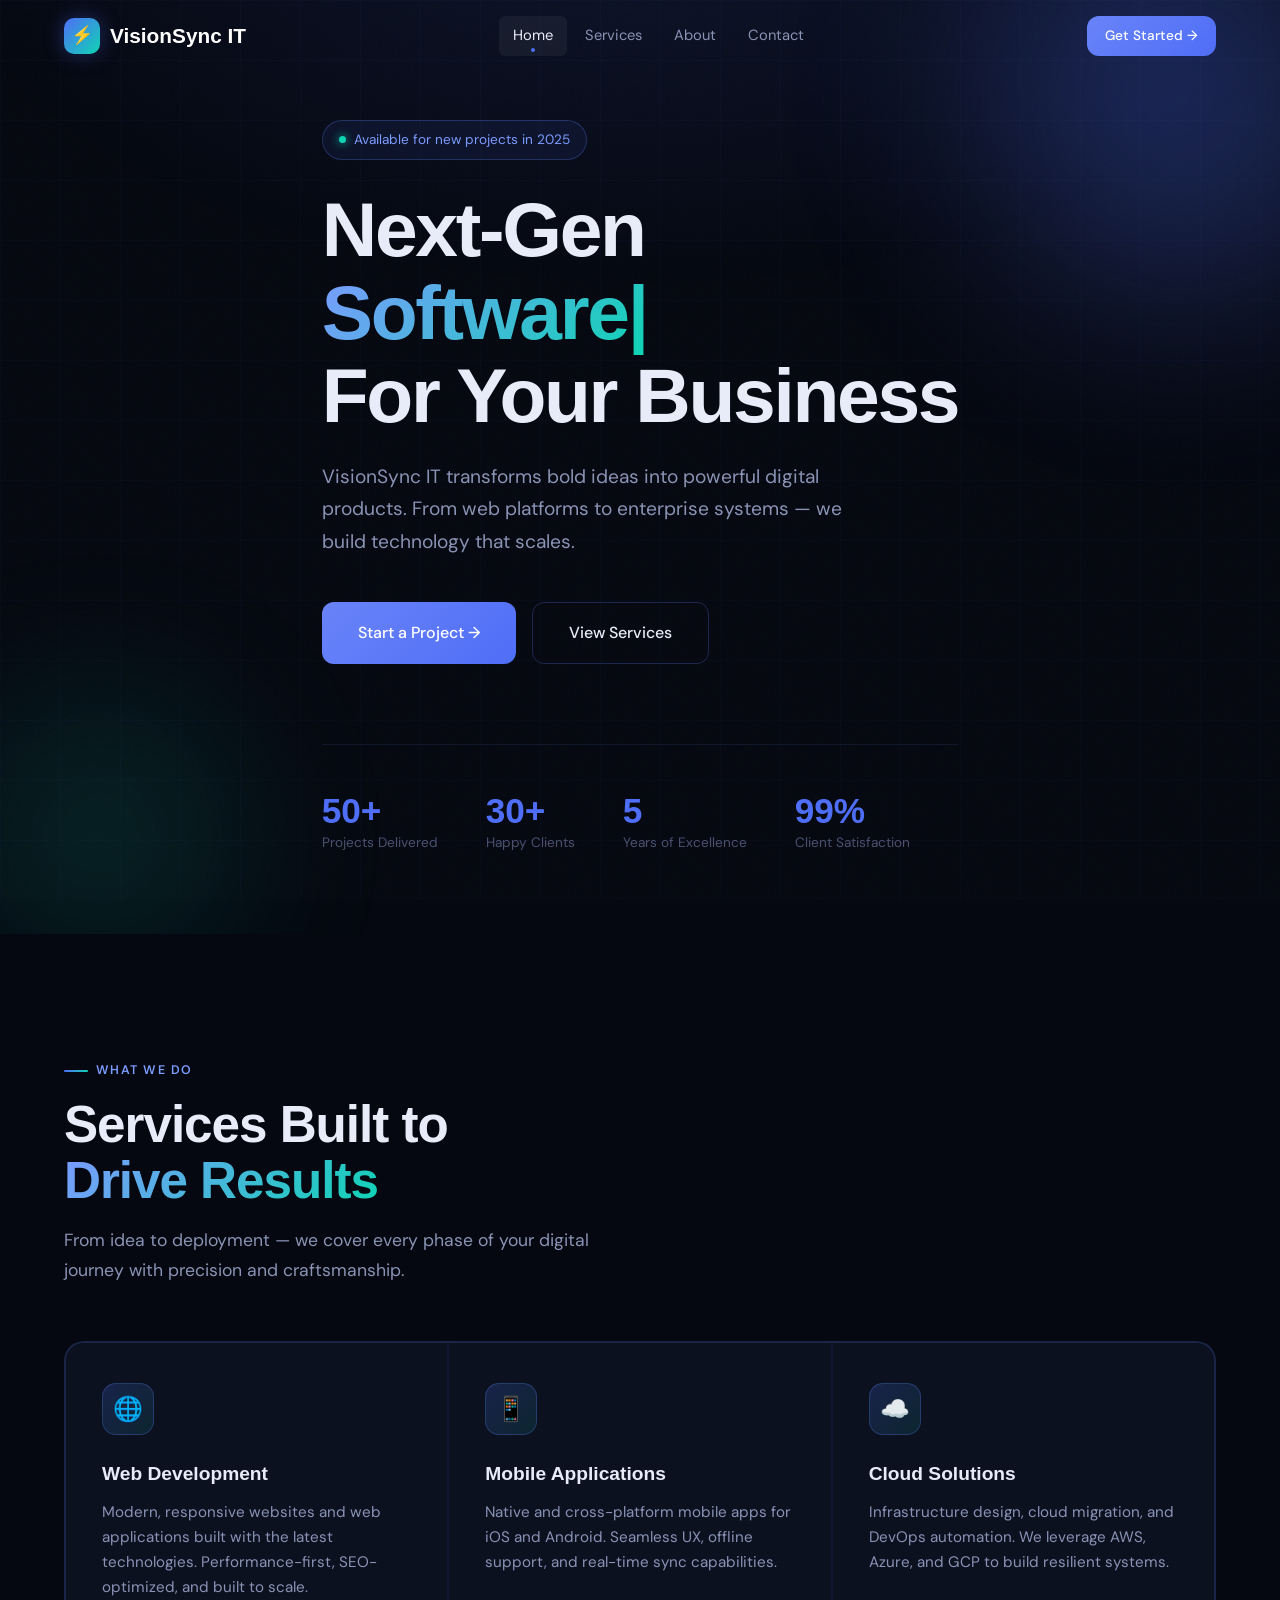
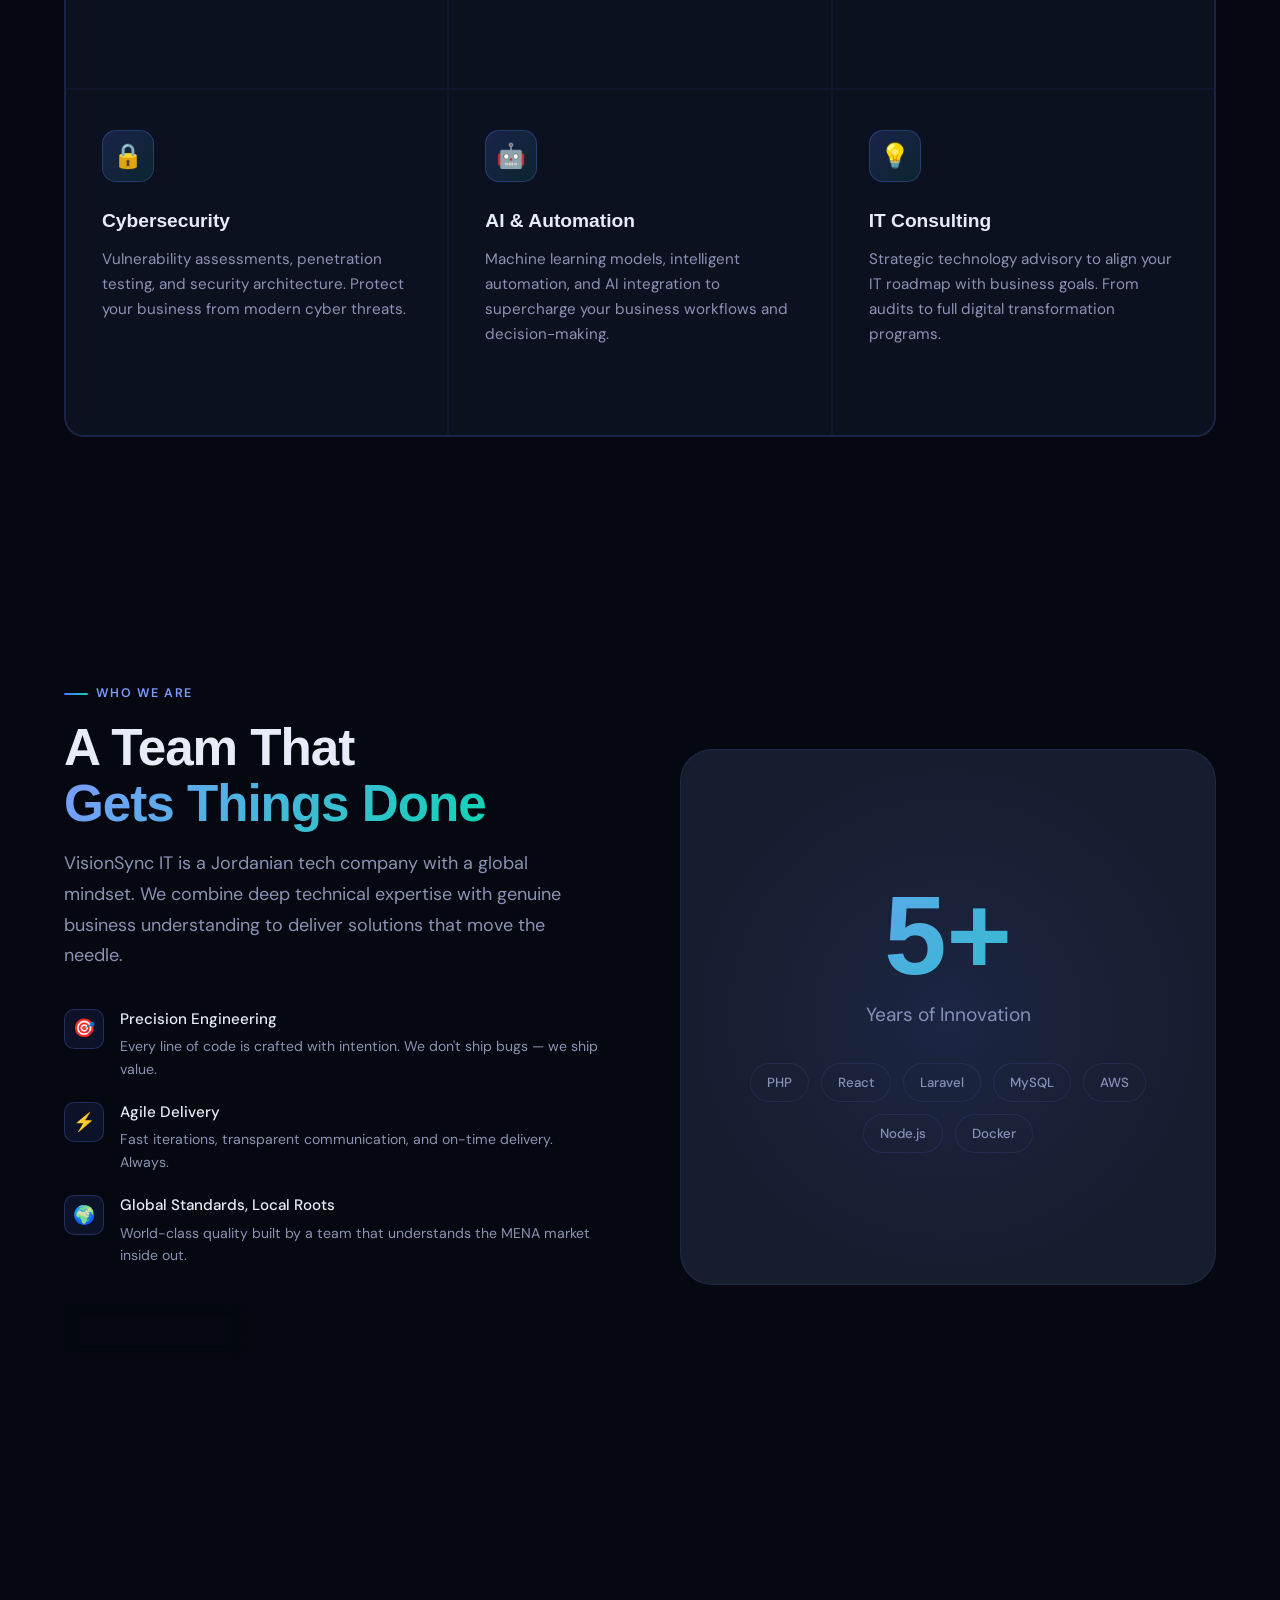
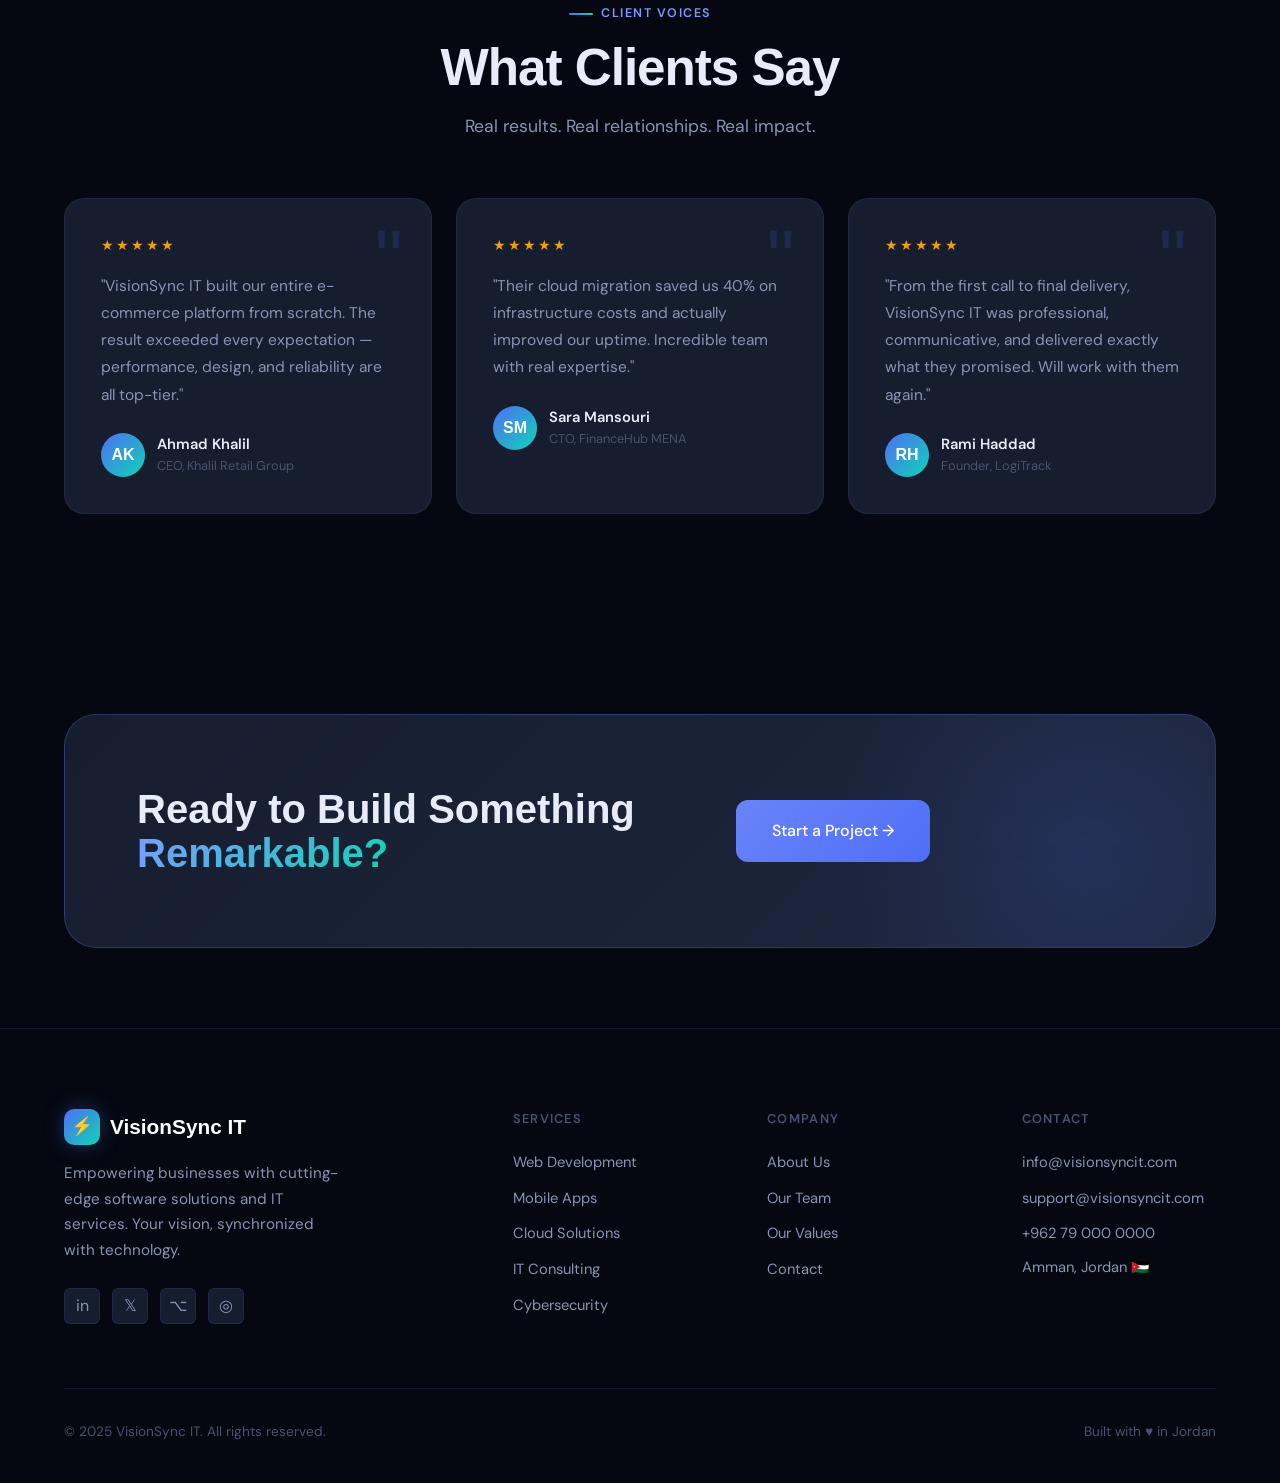
<file: index.html>
<!DOCTYPE html>
<html lang="en">
<head>
  <meta charset="UTF-8" />
  <meta name="viewport" content="width=device-width, initial-scale=1.0" />
  <title>VisionSync IT — Software & Technology Solutions</title>
  <meta name="description" content="VisionSync IT delivers world-class software development, cloud solutions, and IT services. Turn your vision into reality." />
  <link rel="icon" href="data:image/svg+xml,<svg xmlns='http://www.w3.org/2000/svg' viewBox='0 0 100 100'><text y='.9em' font-size='90'>⚡</text></svg>" />
  <link rel="stylesheet" href="css/style.css" />
</head>
<body>

  <div id="nav-placeholder"></div>

  <!-- ── HERO ────────────────────────────────────────────── -->
  <section class="hero">
    <div class="hero__orb hero__orb--1"></div>
    <div class="hero__orb hero__orb--2"></div>
    <div class="container relative">
      <div class="hero__content">
        <div class="hero__badge">
          <span class="hero__badge-dot"></span>
          Available for new projects in 2025
        </div>
        <h1 class="h1">
          Next-Gen<br>
          <span class="gradient-text"><span id="typed-text">Software Solutions</span></span><br>
          For Your Business
        </h1>
        <p class="hero__subtitle">
          VisionSync IT transforms bold ideas into powerful digital products. 
          From web platforms to enterprise systems — we build technology that scales.
        </p>
        <div class="hero__actions">
          <a href="contact.html" class="btn btn-primary btn-lg">Start a Project →</a>
          <a href="services.html" class="btn btn-secondary btn-lg">View Services</a>
        </div>
        <div class="hero__stats">
          <div>
            <div class="hero__stat-num"><span data-count="50" data-suffix="+">0+</span></div>
            <div class="hero__stat-label">Projects Delivered</div>
          </div>
          <div>
            <div class="hero__stat-num"><span data-count="30" data-suffix="+">0+</span></div>
            <div class="hero__stat-label">Happy Clients</div>
          </div>
          <div>
            <div class="hero__stat-num"><span data-count="5" data-suffix="">0</span></div>
            <div class="hero__stat-label">Years of Excellence</div>
          </div>
          <div>
            <div class="hero__stat-num"><span data-count="99" data-suffix="%">0%</span></div>
            <div class="hero__stat-label">Client Satisfaction</div>
          </div>
        </div>
      </div>
    </div>
  </section>

  <!-- ── SERVICES OVERVIEW ────────────────────────────────── -->
  <section class="services">
    <div class="container relative">
      <div class="animate-on-scroll">
        <span class="section-label">What We Do</span>
        <h2 class="h2 section-title">Services Built to<br><span class="gradient-text">Drive Results</span></h2>
        <p class="section-desc">From idea to deployment — we cover every phase of your digital journey with precision and craftsmanship.</p>
      </div>
      <div class="services-grid animate-on-scroll">
        <div class="service-card">
          <div class="service-card__icon">🌐</div>
          <h3 class="service-card__title">Web Development</h3>
          <p class="service-card__desc">Modern, responsive websites and web applications built with the latest technologies. Performance-first, SEO-optimized, and built to scale.</p>
          <a href="services.html" class="service-card__arrow">Learn more →</a>
        </div>
        <div class="service-card">
          <div class="service-card__icon">📱</div>
          <h3 class="service-card__title">Mobile Applications</h3>
          <p class="service-card__desc">Native and cross-platform mobile apps for iOS and Android. Seamless UX, offline support, and real-time sync capabilities.</p>
          <a href="services.html" class="service-card__arrow">Learn more →</a>
        </div>
        <div class="service-card">
          <div class="service-card__icon">☁️</div>
          <h3 class="service-card__title">Cloud Solutions</h3>
          <p class="service-card__desc">Infrastructure design, cloud migration, and DevOps automation. We leverage AWS, Azure, and GCP to build resilient systems.</p>
          <a href="services.html" class="service-card__arrow">Learn more →</a>
        </div>
        <div class="service-card">
          <div class="service-card__icon">🔒</div>
          <h3 class="service-card__title">Cybersecurity</h3>
          <p class="service-card__desc">Vulnerability assessments, penetration testing, and security architecture. Protect your business from modern cyber threats.</p>
          <a href="services.html" class="service-card__arrow">Learn more →</a>
        </div>
        <div class="service-card">
          <div class="service-card__icon">🤖</div>
          <h3 class="service-card__title">AI & Automation</h3>
          <p class="service-card__desc">Machine learning models, intelligent automation, and AI integration to supercharge your business workflows and decision-making.</p>
          <a href="services.html" class="service-card__arrow">Learn more →</a>
        </div>
        <div class="service-card">
          <div class="service-card__icon">💡</div>
          <h3 class="service-card__title">IT Consulting</h3>
          <p class="service-card__desc">Strategic technology advisory to align your IT roadmap with business goals. From audits to full digital transformation programs.</p>
          <a href="services.html" class="service-card__arrow">Learn more →</a>
        </div>
      </div>
    </div>
  </section>

  <!-- ── ABOUT SLICE ───────────────────────────────────────── -->
  <section class="about-slice">
    <div class="container relative">
      <div class="about-slice__inner">
        <div class="animate-on-scroll">
          <span class="section-label">Who We Are</span>
          <h2 class="h2 section-title">A Team That<br><span class="gradient-text">Gets Things Done</span></h2>
          <p class="body-lg" style="margin-bottom:32px">
            VisionSync IT is a Jordanian tech company with a global mindset. We combine 
            deep technical expertise with genuine business understanding to deliver solutions 
            that move the needle.
          </p>
          <div class="feature-list">
            <div class="feature-item">
              <div class="feature-item__icon">🎯</div>
              <div>
                <div class="feature-item__title">Precision Engineering</div>
                <div class="feature-item__desc">Every line of code is crafted with intention. We don't ship bugs — we ship value.</div>
              </div>
            </div>
            <div class="feature-item">
              <div class="feature-item__icon">⚡</div>
              <div>
                <div class="feature-item__title">Agile Delivery</div>
                <div class="feature-item__desc">Fast iterations, transparent communication, and on-time delivery. Always.</div>
              </div>
            </div>
            <div class="feature-item">
              <div class="feature-item__icon">🌍</div>
              <div>
                <div class="feature-item__title">Global Standards, Local Roots</div>
                <div class="feature-item__desc">World-class quality built by a team that understands the MENA market inside out.</div>
              </div>
            </div>
          </div>
          <a href="about.html" class="btn btn-secondary" style="margin-top:36px">Meet the Team →</a>
        </div>
        <div class="animate-on-scroll">
          <div class="about-slice__visual animate-float">
            <div class="about-slice__glow"></div>
            <div class="about-slice__visual-inner">
              <div class="about-slice__big-num">5+</div>
              <div class="about-slice__visual-label" style="font-size:1.2rem;color:var(--text2)">Years of Innovation</div>
              <div class="tech-strip" style="margin-top:32px;justify-content:center">
                <span class="tech-badge">PHP</span>
                <span class="tech-badge">React</span>
                <span class="tech-badge">Laravel</span>
                <span class="tech-badge">MySQL</span>
                <span class="tech-badge">AWS</span>
                <span class="tech-badge">Node.js</span>
                <span class="tech-badge">Docker</span>
              </div>
            </div>
          </div>
        </div>
      </div>
    </div>
  </section>

  <!-- ── TESTIMONIALS ──────────────────────────────────────── -->
  <section class="testimonials">
    <div class="container relative">
      <div class="animate-on-scroll" style="text-align:center;margin-bottom:0">
        <span class="section-label">Client Voices</span>
        <h2 class="h2 section-title">What Clients Say</h2>
        <p class="section-desc" style="margin:0 auto 56px">Real results. Real relationships. Real impact.</p>
      </div>
      <div class="testimonials-grid">
        <div class="testimonial-card animate-on-scroll">
          <div class="stars">★★★★★</div>
          <p class="testimonial-text">"VisionSync IT built our entire e-commerce platform from scratch. The result exceeded every expectation — performance, design, and reliability are all top-tier."</p>
          <div class="testimonial-author">
            <div class="testimonial-avatar">AK</div>
            <div>
              <div class="testimonial-name">Ahmad Khalil</div>
              <div class="testimonial-role">CEO, Khalil Retail Group</div>
            </div>
          </div>
        </div>
        <div class="testimonial-card animate-on-scroll">
          <div class="stars">★★★★★</div>
          <p class="testimonial-text">"Their cloud migration saved us 40% on infrastructure costs and actually improved our uptime. Incredible team with real expertise."</p>
          <div class="testimonial-author">
            <div class="testimonial-avatar">SM</div>
            <div>
              <div class="testimonial-name">Sara Mansouri</div>
              <div class="testimonial-role">CTO, FinanceHub MENA</div>
            </div>
          </div>
        </div>
        <div class="testimonial-card animate-on-scroll">
          <div class="stars">★★★★★</div>
          <p class="testimonial-text">"From the first call to final delivery, VisionSync IT was professional, communicative, and delivered exactly what they promised. Will work with them again."</p>
          <div class="testimonial-author">
            <div class="testimonial-avatar">RH</div>
            <div>
              <div class="testimonial-name">Rami Haddad</div>
              <div class="testimonial-role">Founder, LogiTrack</div>
            </div>
          </div>
        </div>
      </div>
    </div>
  </section>

  <!-- ── CTA BANNER ────────────────────────────────────────── -->
  <section class="cta-banner">
    <div class="container relative">
      <div class="cta-banner__inner animate-on-scroll">
        <h2 class="cta-banner__title">Ready to Build Something <span class="gradient-text">Remarkable?</span></h2>
        <div class="cta-banner__actions">
          <a href="contact.html" class="btn btn-primary btn-lg">Start a Project →</a>
          <a href="services.html" class="btn btn-secondary btn-lg">Explore Services</a>
        </div>
      </div>
    </div>
  </section>

  <div id="footer-placeholder"></div>

  <script src="js/components.js"></script>
  <script src="js/main.js"></script>
</body>
</html>
</file>
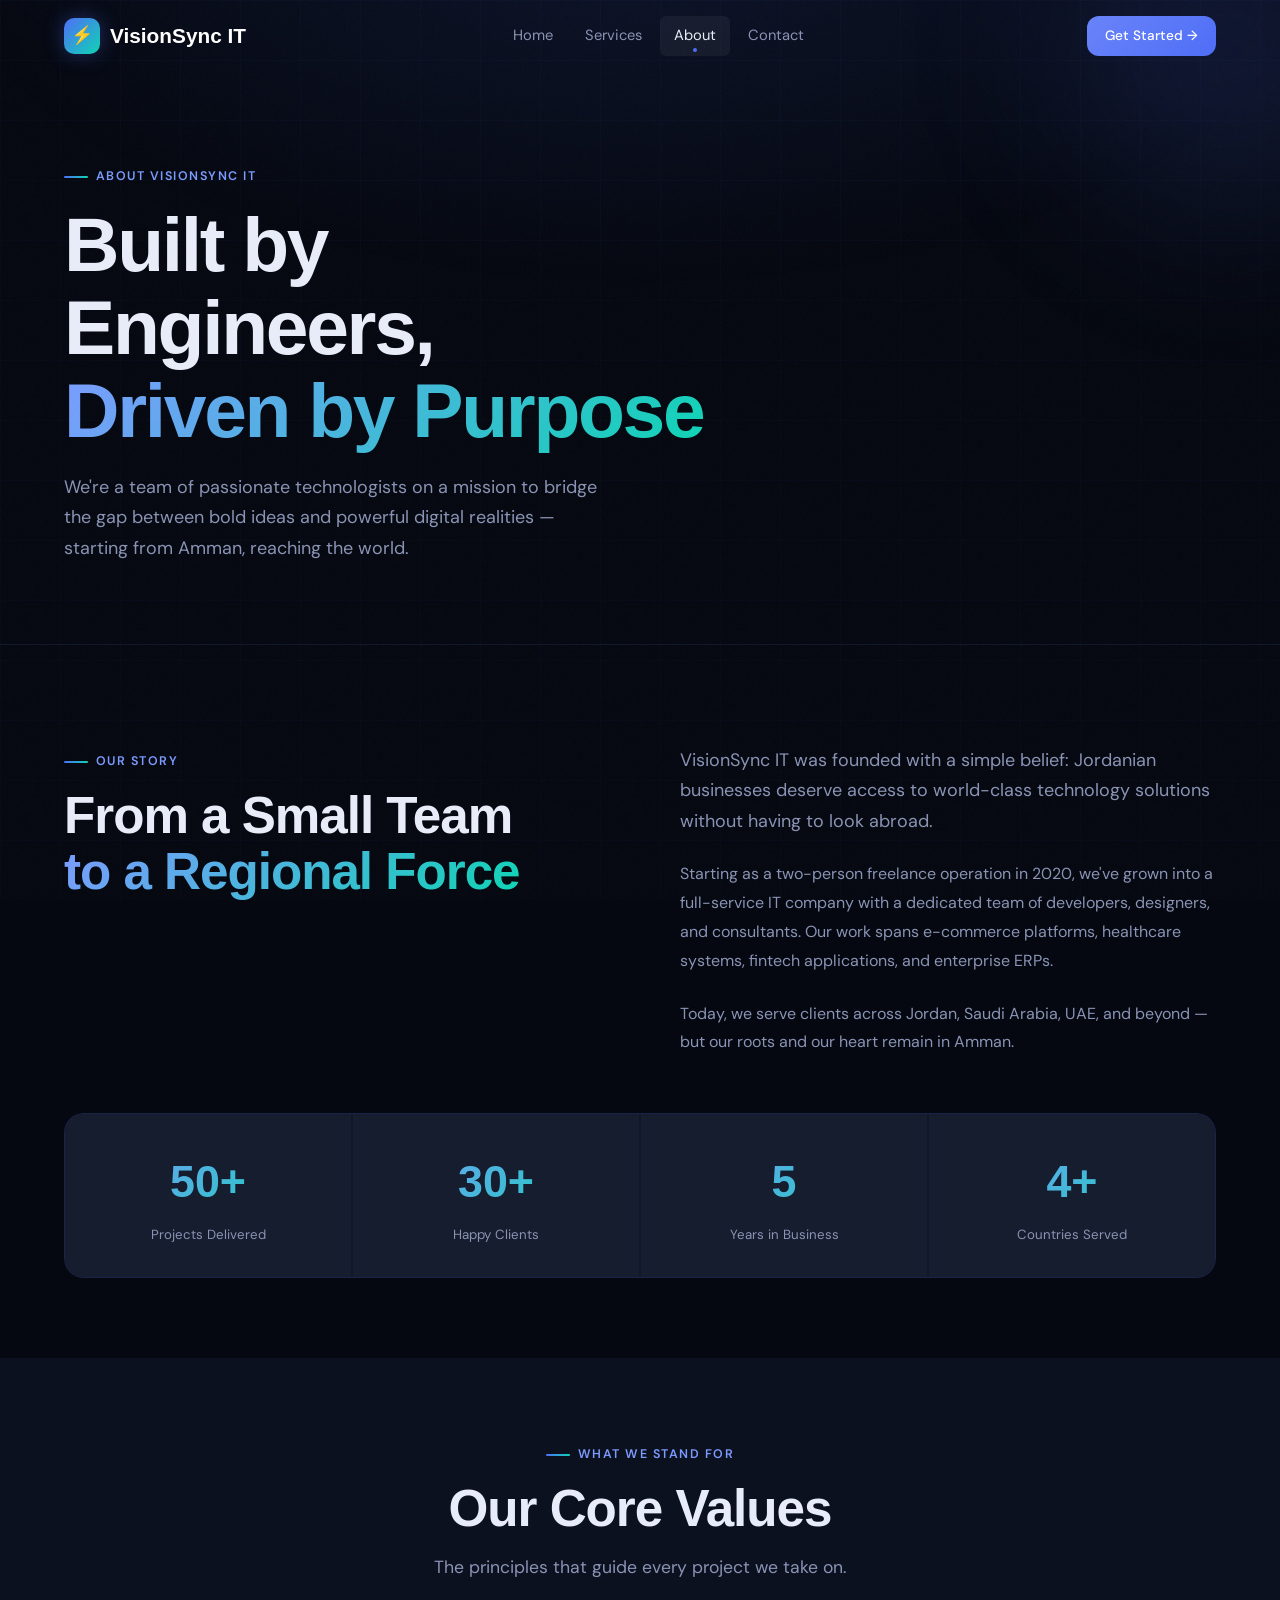
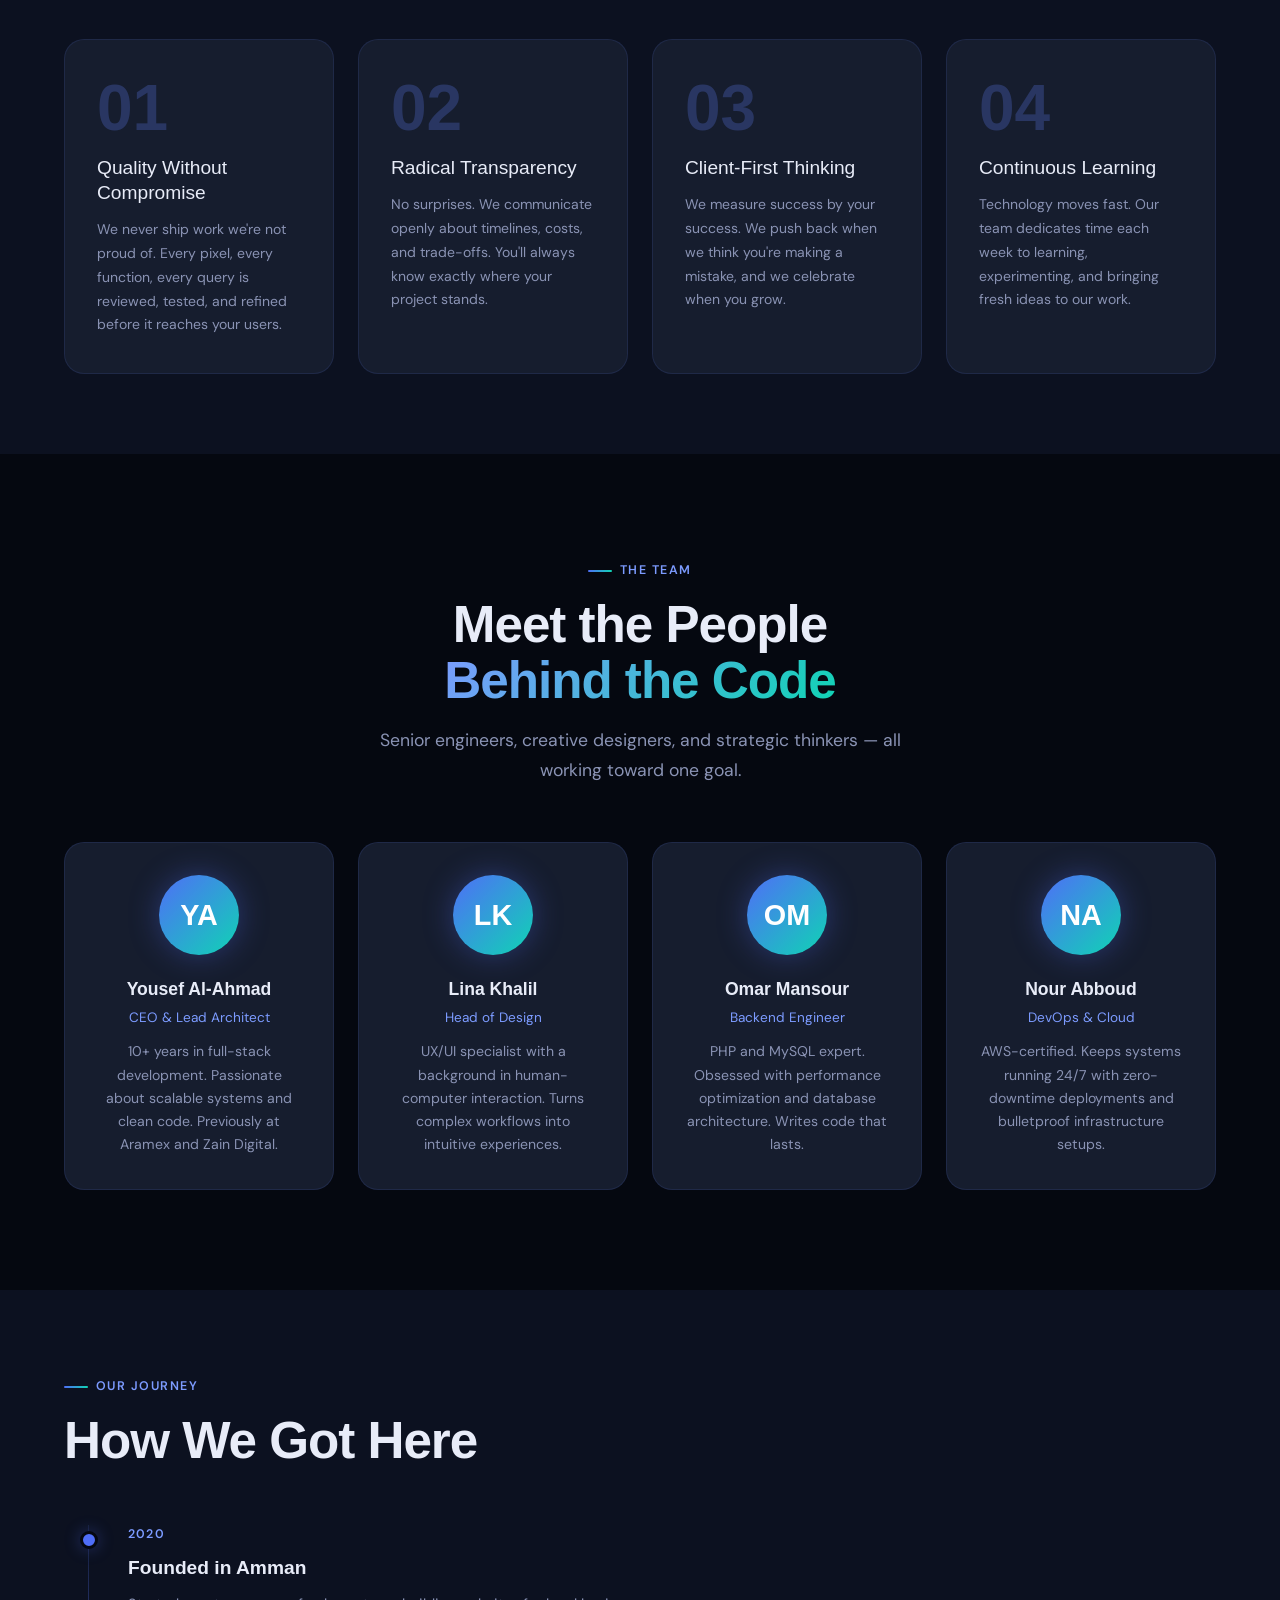
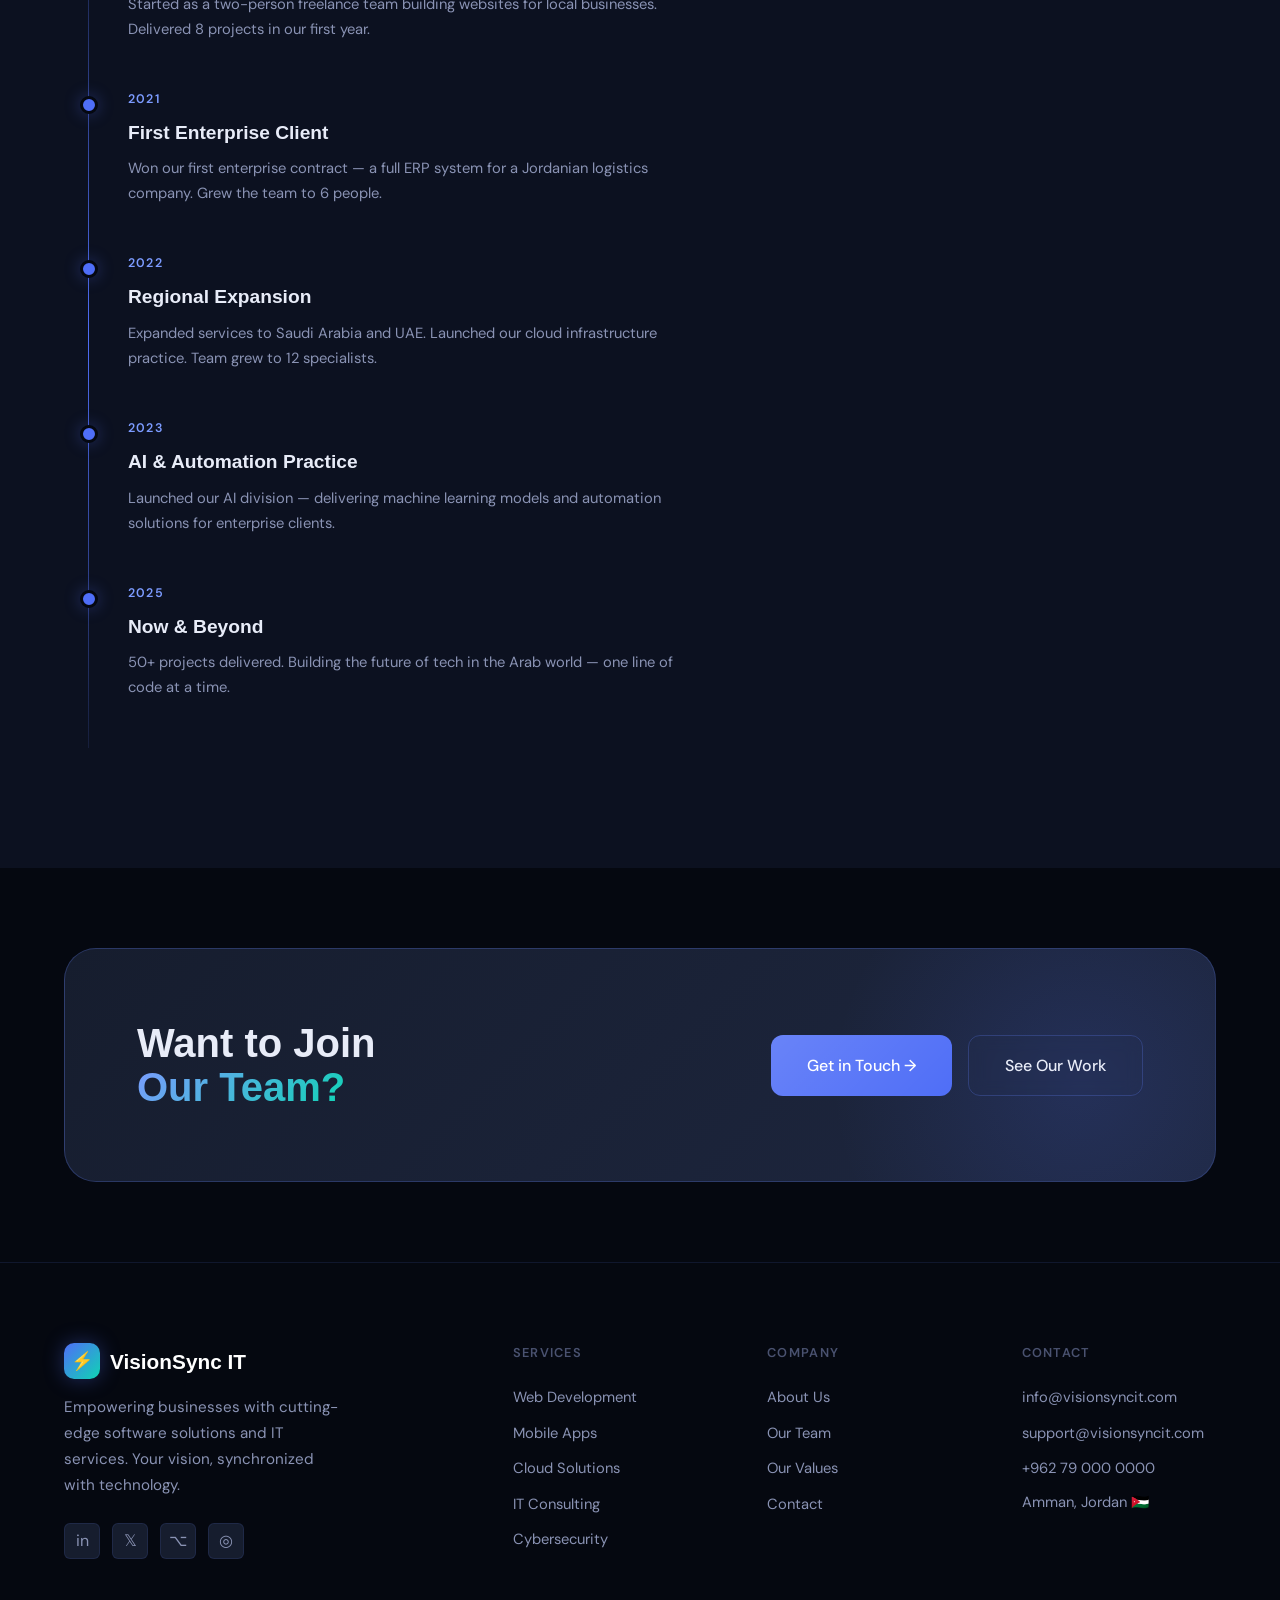
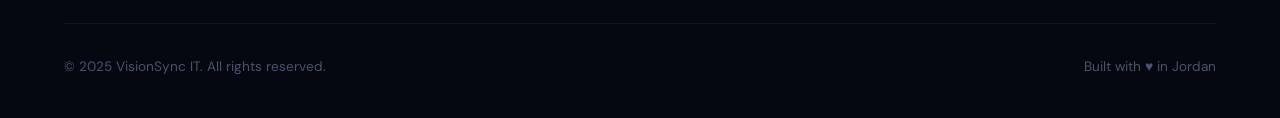
<file: about.html>
<!DOCTYPE html>
<html lang="en">
<head>
  <meta charset="UTF-8" />
  <meta name="viewport" content="width=device-width, initial-scale=1.0" />
  <title>About Us — VisionSync IT</title>
  <meta name="description" content="Learn about VisionSync IT — our story, team, values, and commitment to technology excellence in Jordan and the MENA region." />
  <link rel="icon" href="data:image/svg+xml,<svg xmlns='http://www.w3.org/2000/svg' viewBox='0 0 100 100'><text y='.9em' font-size='90'>⚡</text></svg>" />
  <link rel="stylesheet" href="css/style.css" />
  <style>
    .values-grid{
      display:grid;grid-template-columns:repeat(auto-fit,minmax(260px,1fr));gap:24px;
      margin-top:56px;
    }
    .value-card{
      background:var(--surface);border:1px solid var(--border);border-radius:var(--radius-lg);
      padding:36px 32px;position:relative;overflow:hidden;transition:var(--trans);
    }
    .value-card::after{
      content:'';position:absolute;bottom:0;left:0;right:0;height:3px;
      background:linear-gradient(90deg,var(--accent),var(--teal));
      transform:scaleX(0);transform-origin:left;transition:transform 0.4s;
    }
    .value-card:hover{border-color:var(--border2);transform:translateY(-4px)}
    .value-card:hover::after{transform:scaleX(1)}
    .value-num{
      font-family:var(--font-disp);font-size:4rem;font-weight:700;
      line-height:1;color:var(--border2);margin-bottom:16px;
      transition:var(--trans);
    }
    .value-card:hover .value-num{color:var(--accent)}
    .timeline{position:relative;margin-top:56px}
    .timeline::before{
      content:'';position:absolute;left:24px;top:0;bottom:0;
      width:1px;background:linear-gradient(to bottom,var(--border),var(--accent),var(--border));
    }
    .timeline-item{
      padding:0 0 48px 64px;position:relative;
    }
    .timeline-dot{
      position:absolute;left:16px;top:6px;
      width:18px;height:18px;border-radius:50%;
      background:var(--accent);border:3px solid var(--bg);
      box-shadow:0 0 16px var(--accent-glow);
    }
    .timeline-year{
      font-size:0.78rem;font-weight:600;letter-spacing:0.1em;text-transform:uppercase;
      color:var(--accent2);margin-bottom:8px;
    }
    .timeline-title{font-family:var(--font-disp);font-size:1.2rem;font-weight:600;margin-bottom:8px}
    .timeline-desc{font-size:0.92rem;color:var(--text2);line-height:1.7}
    .stat-row{
      display:grid;grid-template-columns:repeat(4,1fr);gap:2px;
      border:1px solid var(--border);border-radius:var(--radius-lg);
      overflow:hidden;background:var(--border);margin-top:56px;
    }
    .stat-cell{
      background:var(--surface);padding:32px 24px;text-align:center;
      transition:var(--trans);
    }
    .stat-cell:hover{background:var(--surface2)}
    .stat-cell-num{
      font-family:var(--font-disp);font-size:2.8rem;font-weight:700;
      background:linear-gradient(135deg,var(--accent2),var(--teal));
      -webkit-background-clip:text;-webkit-text-fill-color:transparent;background-clip:text;
    }
    .stat-cell-label{font-size:0.83rem;color:var(--text2);margin-top:6px}
    @media(max-width:768px){
      .stat-row{grid-template-columns:1fr 1fr}
    }
  </style>
</head>
<body>

  <div id="nav-placeholder"></div>

  <!-- ── PAGE HERO ─────────────────────────────────────────── -->
  <section class="page-hero">
    <div class="page-hero__orb"></div>
    <div class="container relative">
      <div class="animate-on-scroll">
        <span class="section-label">About VisionSync IT</span>
        <h1 class="h1" style="max-width:640px">
          Built by Engineers,<br><span class="gradient-text">Driven by Purpose</span>
        </h1>
        <p class="body-lg" style="max-width:540px;margin-top:20px">
          We're a team of passionate technologists on a mission to bridge the gap between 
          bold ideas and powerful digital realities — starting from Amman, reaching the world.
        </p>
      </div>
    </div>
  </section>

  <!-- ── OUR STORY ─────────────────────────────────────────── -->
  <section style="padding:100px 0 80px">
    <div class="container relative">
      <div style="display:grid;grid-template-columns:1fr 1fr;gap:80px;align-items:start" class="animate-on-scroll">
        <div>
          <span class="section-label">Our Story</span>
          <h2 class="h2 section-title">From a Small Team<br><span class="gradient-text">to a Regional Force</span></h2>
        </div>
        <div>
          <p class="body-lg" style="margin-bottom:24px">
            VisionSync IT was founded with a simple belief: Jordanian businesses deserve access to 
            world-class technology solutions without having to look abroad.
          </p>
          <p style="color:var(--text2);line-height:1.8;margin-bottom:24px">
            Starting as a two-person freelance operation in 2020, we've grown into a full-service 
            IT company with a dedicated team of developers, designers, and consultants. Our work 
            spans e-commerce platforms, healthcare systems, fintech applications, and enterprise ERPs.
          </p>
          <p style="color:var(--text2);line-height:1.8">
            Today, we serve clients across Jordan, Saudi Arabia, UAE, and beyond — but our roots 
            and our heart remain in Amman.
          </p>
        </div>
      </div>

      <!-- Stats -->
      <div class="stat-row animate-on-scroll">
        <div class="stat-cell">
          <div class="stat-cell-num">50+</div>
          <div class="stat-cell-label">Projects Delivered</div>
        </div>
        <div class="stat-cell">
          <div class="stat-cell-num">30+</div>
          <div class="stat-cell-label">Happy Clients</div>
        </div>
        <div class="stat-cell">
          <div class="stat-cell-num">5</div>
          <div class="stat-cell-label">Years in Business</div>
        </div>
        <div class="stat-cell">
          <div class="stat-cell-num">4+</div>
          <div class="stat-cell-label">Countries Served</div>
        </div>
      </div>
    </div>
  </section>

  <!-- ── OUR VALUES ─────────────────────────────────────────── -->
  <section id="values" style="padding:80px 0;background:var(--bg2)">
    <div class="container relative">
      <div class="animate-on-scroll" style="text-align:center">
        <span class="section-label">What We Stand For</span>
        <h2 class="h2 section-title">Our Core Values</h2>
        <p class="section-desc" style="margin:0 auto 0">The principles that guide every project we take on.</p>
      </div>
      <div class="values-grid">
        <div class="value-card animate-on-scroll">
          <div class="value-num">01</div>
          <h3 class="h4" style="margin-bottom:12px">Quality Without Compromise</h3>
          <p class="small" style="line-height:1.7">We never ship work we're not proud of. Every pixel, every function, every query is reviewed, tested, and refined before it reaches your users.</p>
        </div>
        <div class="value-card animate-on-scroll">
          <div class="value-num">02</div>
          <h3 class="h4" style="margin-bottom:12px">Radical Transparency</h3>
          <p class="small" style="line-height:1.7">No surprises. We communicate openly about timelines, costs, and trade-offs. You'll always know exactly where your project stands.</p>
        </div>
        <div class="value-card animate-on-scroll">
          <div class="value-num">03</div>
          <h3 class="h4" style="margin-bottom:12px">Client-First Thinking</h3>
          <p class="small" style="line-height:1.7">We measure success by your success. We push back when we think you're making a mistake, and we celebrate when you grow.</p>
        </div>
        <div class="value-card animate-on-scroll">
          <div class="value-num">04</div>
          <h3 class="h4" style="margin-bottom:12px">Continuous Learning</h3>
          <p class="small" style="line-height:1.7">Technology moves fast. Our team dedicates time each week to learning, experimenting, and bringing fresh ideas to our work.</p>
        </div>
      </div>
    </div>
  </section>

  <!-- ── TEAM ───────────────────────────────────────────────── -->
  <section id="team" style="padding:100px 0">
    <div class="container relative">
      <div class="animate-on-scroll" style="text-align:center">
        <span class="section-label">The Team</span>
        <h2 class="h2 section-title">Meet the People<br><span class="gradient-text">Behind the Code</span></h2>
        <p class="section-desc" style="margin:0 auto 0">Senior engineers, creative designers, and strategic thinkers — all working toward one goal.</p>
      </div>
      <div class="team-grid">
        <div class="team-card animate-on-scroll">
          <div class="team-avatar">YA</div>
          <div class="team-name">Yousef Al-Ahmad</div>
          <div class="team-role">CEO & Lead Architect</div>
          <p class="team-bio">10+ years in full-stack development. Passionate about scalable systems and clean code. Previously at Aramex and Zain Digital.</p>
        </div>
        <div class="team-card animate-on-scroll">
          <div class="team-avatar">LK</div>
          <div class="team-name">Lina Khalil</div>
          <div class="team-role">Head of Design</div>
          <p class="team-bio">UX/UI specialist with a background in human-computer interaction. Turns complex workflows into intuitive experiences.</p>
        </div>
        <div class="team-card animate-on-scroll">
          <div class="team-avatar">OM</div>
          <div class="team-name">Omar Mansour</div>
          <div class="team-role">Backend Engineer</div>
          <p class="team-bio">PHP and MySQL expert. Obsessed with performance optimization and database architecture. Writes code that lasts.</p>
        </div>
        <div class="team-card animate-on-scroll">
          <div class="team-avatar">NA</div>
          <div class="team-name">Nour Abboud</div>
          <div class="team-role">DevOps & Cloud</div>
          <p class="team-bio">AWS-certified. Keeps systems running 24/7 with zero-downtime deployments and bulletproof infrastructure setups.</p>
        </div>
      </div>
    </div>
  </section>

  <!-- ── TIMELINE ───────────────────────────────────────────── -->
  <section style="padding:80px 0 120px;background:var(--bg2)">
    <div class="container relative">
      <div class="animate-on-scroll">
        <span class="section-label">Our Journey</span>
        <h2 class="h2 section-title">How We Got Here</h2>
      </div>
      <div style="max-width:640px;margin-top:0" class="animate-on-scroll">
        <div class="timeline">
          <div class="timeline-item">
            <div class="timeline-dot"></div>
            <div class="timeline-year">2020</div>
            <div class="timeline-title">Founded in Amman</div>
            <p class="timeline-desc">Started as a two-person freelance team building websites for local businesses. Delivered 8 projects in our first year.</p>
          </div>
          <div class="timeline-item">
            <div class="timeline-dot"></div>
            <div class="timeline-year">2021</div>
            <div class="timeline-title">First Enterprise Client</div>
            <p class="timeline-desc">Won our first enterprise contract — a full ERP system for a Jordanian logistics company. Grew the team to 6 people.</p>
          </div>
          <div class="timeline-item">
            <div class="timeline-dot"></div>
            <div class="timeline-year">2022</div>
            <div class="timeline-title">Regional Expansion</div>
            <p class="timeline-desc">Expanded services to Saudi Arabia and UAE. Launched our cloud infrastructure practice. Team grew to 12 specialists.</p>
          </div>
          <div class="timeline-item">
            <div class="timeline-dot"></div>
            <div class="timeline-year">2023</div>
            <div class="timeline-title">AI & Automation Practice</div>
            <p class="timeline-desc">Launched our AI division — delivering machine learning models and automation solutions for enterprise clients.</p>
          </div>
          <div class="timeline-item">
            <div class="timeline-dot"></div>
            <div class="timeline-year">2025</div>
            <div class="timeline-title">Now & Beyond</div>
            <p class="timeline-desc">50+ projects delivered. Building the future of tech in the Arab world — one line of code at a time.</p>
          </div>
        </div>
      </div>
    </div>
  </section>

  <!-- CTA -->
  <section class="cta-banner">
    <div class="container relative">
      <div class="cta-banner__inner animate-on-scroll">
        <h2 class="cta-banner__title">Want to Join<br><span class="gradient-text">Our Team?</span></h2>
        <div class="cta-banner__actions">
          <a href="contact.html" class="btn btn-primary btn-lg">Get in Touch →</a>
          <a href="services.html" class="btn btn-secondary btn-lg">See Our Work</a>
        </div>
      </div>
    </div>
  </section>

  <div id="footer-placeholder"></div>
  <script src="js/components.js"></script>
  <script src="js/main.js"></script>
</body>
</html>
</file>
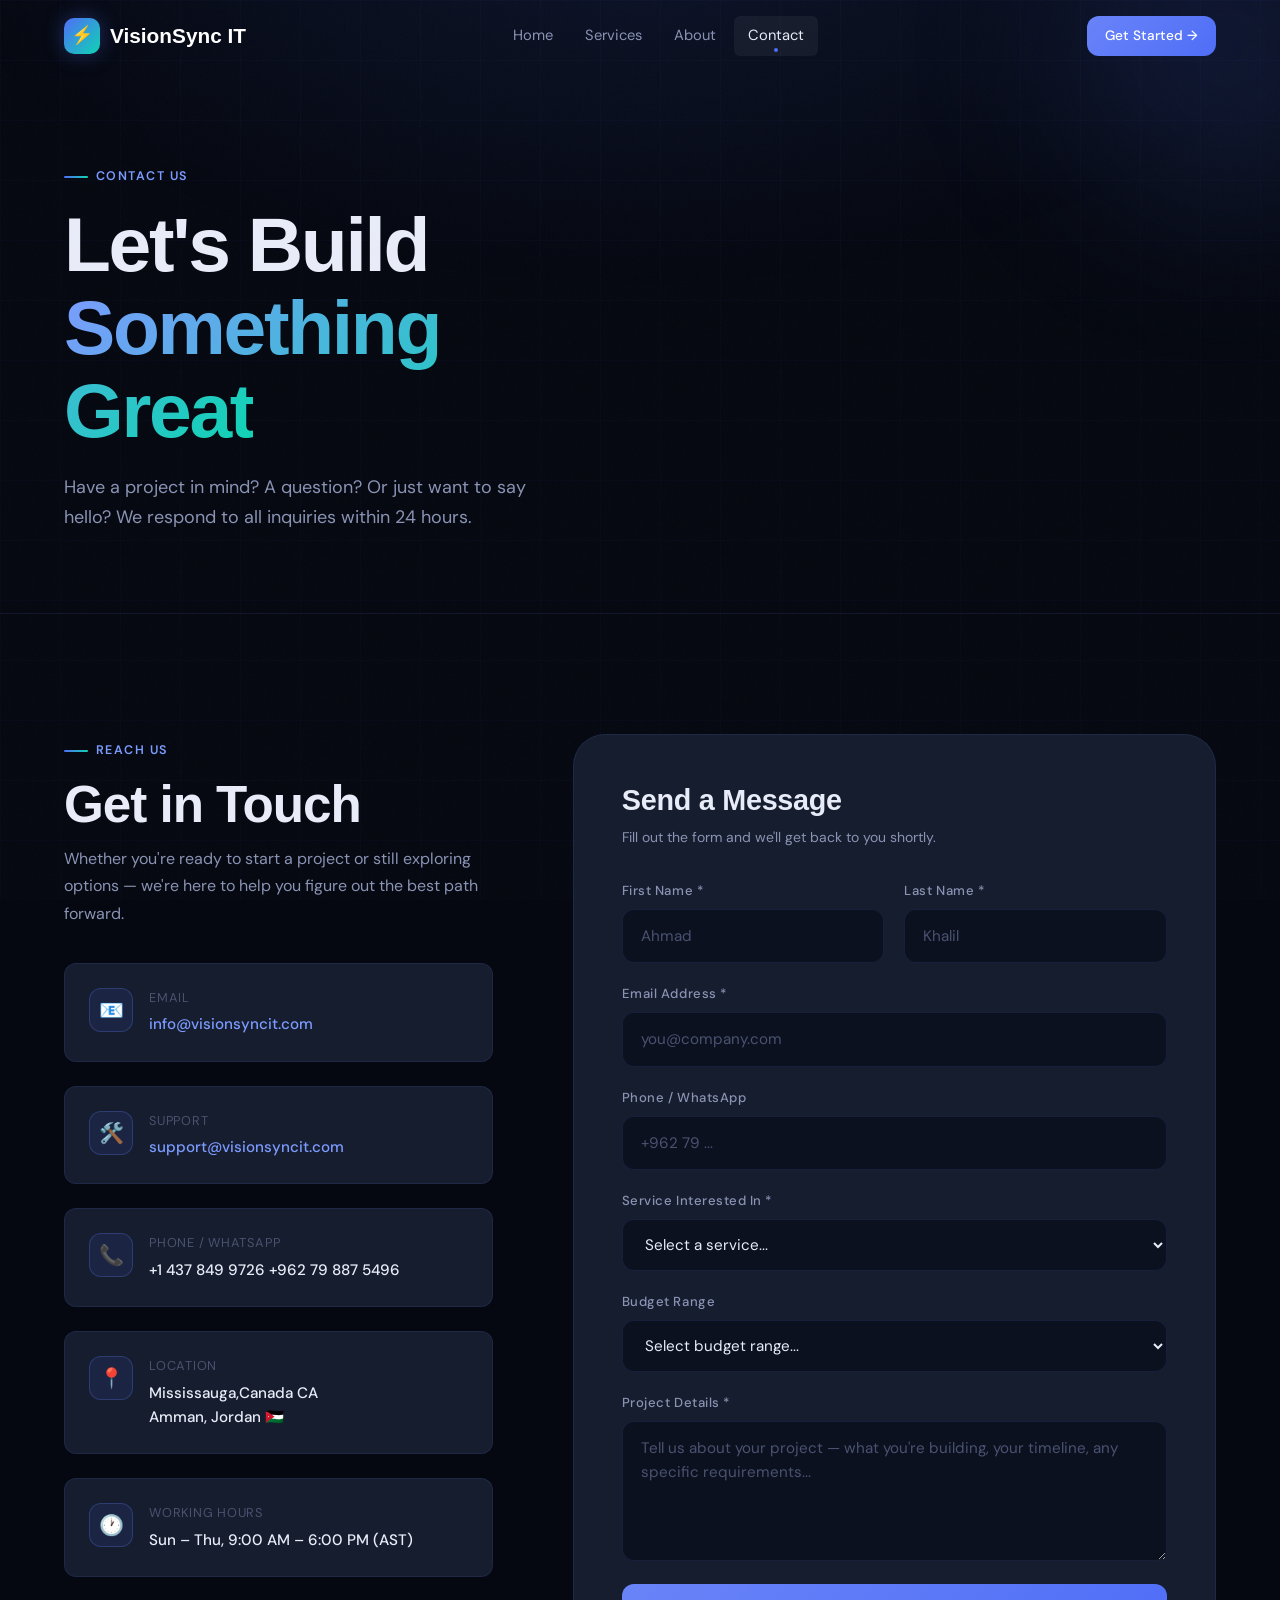
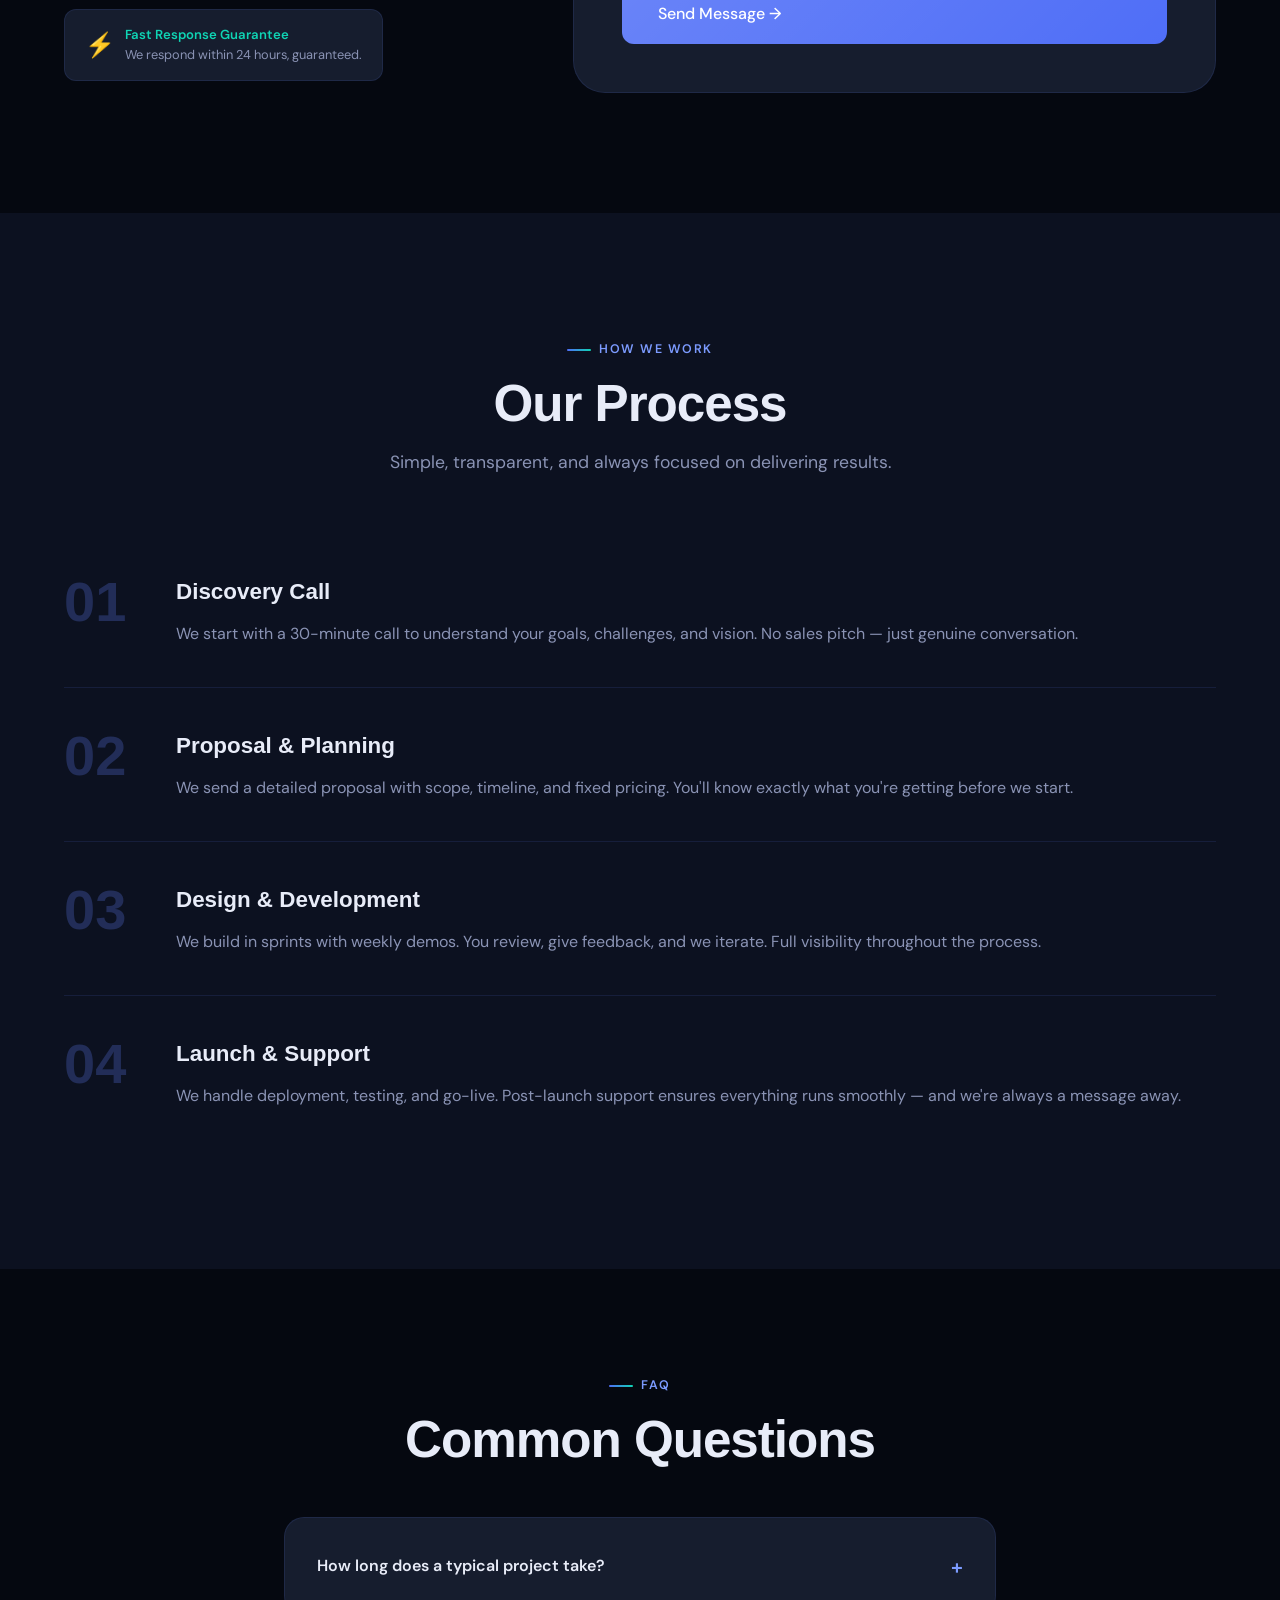
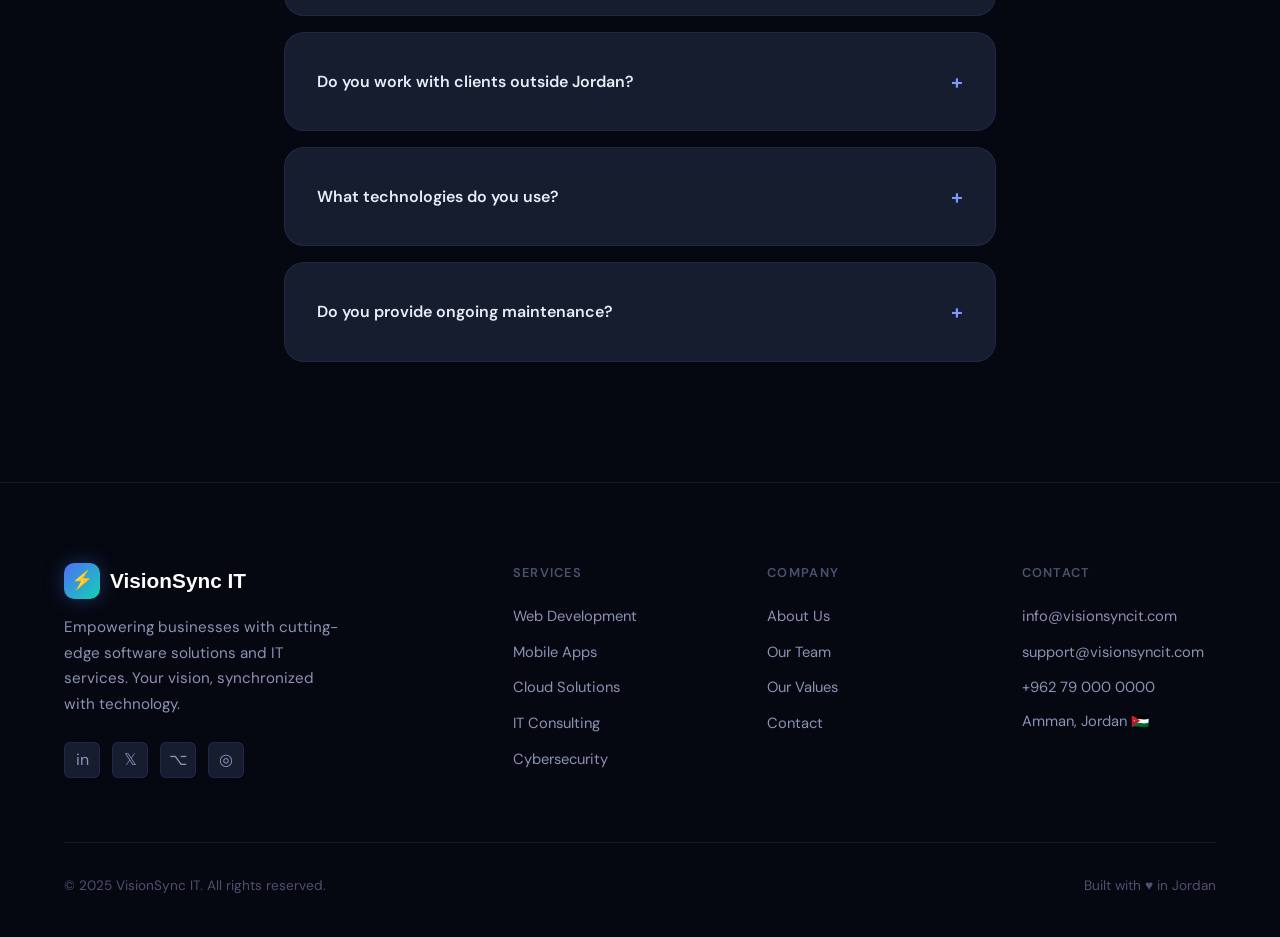
<file: contact.html>
<!DOCTYPE html>
<html lang="en">
<head>
  <meta charset="UTF-8" />
  <meta name="viewport" content="width=device-width, initial-scale=1.0" />
  <title>Contact — VisionSync IT</title>
  <meta name="description" content="Get in touch with VisionSync IT. Start a project, ask a question, or book a free consultation." />
  <link rel="icon" href="data:image/svg+xml,<svg xmlns='http://www.w3.org/2000/svg' viewBox='0 0 100 100'><text y='.9em' font-size='90'>⚡</text></svg>" />
  <link rel="stylesheet" href="css/style.css" />
</head>
<body>

  <div id="nav-placeholder"></div>

  <!-- ── PAGE HERO ─────────────────────────────────────────── -->
  <section class="page-hero">
    <div class="page-hero__orb"></div>
    <div class="container relative">
      <div class="animate-on-scroll">
        <span class="section-label">Contact Us</span>
        <h1 class="h1" style="max-width:580px">
          Let's Build<br><span class="gradient-text">Something Great</span>
        </h1>
        <p class="body-lg" style="max-width:480px;margin-top:20px">
          Have a project in mind? A question? Or just want to say hello? 
          We respond to all inquiries within 24 hours.
        </p>
      </div>
    </div>
  </section>

  <!-- ── CONTACT SECTION ──────────────────────────────────── -->
  <section class="contact">
    <div class="container relative">
      <div class="contact__inner">

        <!-- Left: Info -->
        <div class="animate-on-scroll">
          <span class="section-label">Reach Us</span>
          <h2 class="h2 section-title" style="margin-bottom:12px">Get in Touch</h2>
          <p style="color:var(--text2);line-height:1.7;margin-bottom:8px">
            Whether you're ready to start a project or still exploring options — 
            we're here to help you figure out the best path forward.
          </p>

          <div class="contact-info__list">
            <div class="contact-info-item">
              <div class="contact-info-item__icon">📧</div>
              <div>
                <div class="contact-info-item__label">Email</div>
                <div class="contact-info-item__value">
                  <a href="mailto:info@visionsyncit.com" style="color:var(--accent2)">info@visionsyncit.com</a>
                </div>
              </div>
            </div>
            <div class="contact-info-item">
              <div class="contact-info-item__icon">🛠️</div>
              <div>
                <div class="contact-info-item__label">Support</div>
                <div class="contact-info-item__value">
                  <a href="mailto:support@visionsyncit.com" style="color:var(--accent2)">support@visionsyncit.com</a>
                </div>
              </div>
            </div>
            <div class="contact-info-item">
              <div class="contact-info-item__icon">📞</div>
              <div>
                <div class="contact-info-item__label">Phone / WhatsApp</div>
                <div class="contact-info-item__value">
                  <a href="tel:+14378499726">+1 437 849  9726</a>
                    <a href="tel:+962798875496">+962 79 887 5496</a>
                </div>
              </div>
            </div>
            <div class="contact-info-item">
              <div class="contact-info-item__icon">📍</div>
              <div>
                <div class="contact-info-item__label">Location</div>
                <div class="contact-info-item__value">Mississauga,Canada  CA</div>
                <div class="contact-info-item__value">Amman, Jordan 🇯🇴</div>
              </div>
            </div>
            <div class="contact-info-item">
              <div class="contact-info-item__icon">🕐</div>
              <div>
                <div class="contact-info-item__label">Working Hours</div>
                <div class="contact-info-item__value">Sun – Thu, 9:00 AM – 6:00 PM (AST)</div>
              </div>
            </div>
          </div>

          <!-- Response time badge -->
          <div style="margin-top:32px;display:inline-flex;align-items:center;gap:10px;padding:14px 20px;background:var(--surface);border:1px solid var(--border);border-radius:var(--radius)">
            <span style="font-size:1.5rem">⚡</span>
            <div>
              <div style="font-size:0.82rem;font-weight:600;color:var(--teal)">Fast Response Guarantee</div>
              <div style="font-size:0.8rem;color:var(--text2)">We respond within 24 hours, guaranteed.</div>
            </div>
          </div>
        </div>

        <!-- Right: Form -->
        <div class="animate-on-scroll">
          <div class="form">
            <h3 class="h3" style="margin-bottom:8px">Send a Message</h3>
            <p class="small" style="margin-bottom:32px">Fill out the form and we'll get back to you shortly.</p>

            <form id="contactForm" novalidate>
              <div class="form-row">
                <div class="form-group">
                  <label class="form-label" for="firstName">First Name *</label>
                  <input class="form-input" type="text" id="firstName" name="firstName" placeholder="Ahmad" required />
                </div>
                <div class="form-group">
                  <label class="form-label" for="lastName">Last Name *</label>
                  <input class="form-input" type="text" id="lastName" name="lastName" placeholder="Khalil" required />
                </div>
              </div>

              <div class="form-group">
                <label class="form-label" for="email">Email Address *</label>
                <input class="form-input" type="email" id="email" name="email" placeholder="you@company.com" required />
              </div>

              <div class="form-group">
                <label class="form-label" for="phone">Phone / WhatsApp</label>
                <input class="form-input" type="tel" id="phone" name="phone" placeholder="+962 79 ..." />
              </div>

              <div class="form-group">
                <label class="form-label" for="service">Service Interested In *</label>
                <select class="form-select form-input" id="service" name="service" required>
                  <option value="">Select a service...</option>
                  <option value="web">Web Development</option>
                  <option value="mobile">Mobile Application</option>
                  <option value="cloud">Cloud & DevOps</option>
                  <option value="security">Cybersecurity</option>
                  <option value="ai">AI & Automation</option>
                  <option value="consulting">IT Consulting</option>
                  <option value="other">Other</option>
                </select>
              </div>

              <div class="form-group">
                <label class="form-label" for="budget">Budget Range</label>
                <select class="form-select form-input" id="budget" name="budget">
                  <option value="">Select budget range...</option>
                  <option value="lt1k">Less than $1,000</option>
                  <option value="1k-5k">$1,000 – $5,000</option>
                  <option value="5k-15k">$5,000 – $15,000</option>
                  <option value="15k-50k">$15,000 – $50,000</option>
                  <option value="50k+">$50,000+</option>
                </select>
              </div>

              <div class="form-group" style="margin-bottom:8px">
                <label class="form-label" for="message">Project Details *</label>
                <textarea class="form-textarea" id="message" name="message" placeholder="Tell us about your project — what you're building, your timeline, any specific requirements..." required></textarea>
              </div>

              <div id="formMessage" class="form-message"></div>

              <button type="submit" class="btn btn-primary btn-lg form-submit">
                Send Message →
              </button>
            </form>
          </div>
        </div>
      </div>
    </div>
  </section>

  <!-- ── PROCESS ────────────────────────────────────────────── -->
  <section class="process" style="background:var(--bg2)">
    <div class="container relative">
      <div class="animate-on-scroll" style="text-align:center">
        <span class="section-label">How We Work</span>
        <h2 class="h2 section-title">Our Process</h2>
        <p class="section-desc" style="margin:0 auto 56px">Simple, transparent, and always focused on delivering results.</p>
      </div>
      <div class="process-steps">
        <div class="process-step animate-on-scroll">
          <div class="step-num">01</div>
          <div class="step-content">
            <div class="step-content__title">Discovery Call</div>
            <p class="step-content__desc">We start with a 30-minute call to understand your goals, challenges, and vision. No sales pitch — just genuine conversation.</p>
          </div>
        </div>
        <div class="process-step animate-on-scroll">
          <div class="step-num">02</div>
          <div class="step-content">
            <div class="step-content__title">Proposal & Planning</div>
            <p class="step-content__desc">We send a detailed proposal with scope, timeline, and fixed pricing. You'll know exactly what you're getting before we start.</p>
          </div>
        </div>
        <div class="process-step animate-on-scroll">
          <div class="step-num">03</div>
          <div class="step-content">
            <div class="step-content__title">Design & Development</div>
            <p class="step-content__desc">We build in sprints with weekly demos. You review, give feedback, and we iterate. Full visibility throughout the process.</p>
          </div>
        </div>
        <div class="process-step animate-on-scroll">
          <div class="step-num">04</div>
          <div class="step-content">
            <div class="step-content__title">Launch & Support</div>
            <p class="step-content__desc">We handle deployment, testing, and go-live. Post-launch support ensures everything runs smoothly — and we're always a message away.</p>
          </div>
        </div>
      </div>
    </div>
  </section>

  <!-- FAQ -->
  <section style="padding:100px 0 120px">
    <div class="container relative" style="max-width:760px">
      <div class="animate-on-scroll" style="text-align:center">
        <span class="section-label">FAQ</span>
        <h2 class="h2 section-title">Common Questions</h2>
      </div>
      <div style="margin-top:48px;display:flex;flex-direction:column;gap:16px">
        <details class="card animate-on-scroll" style="cursor:pointer">
          <summary style="font-weight:600;font-size:1rem;list-style:none;display:flex;justify-content:space-between;align-items:center">
            How long does a typical project take?
            <span style="color:var(--accent2);font-size:1.3rem">+</span>
          </summary>
          <p style="margin-top:16px;color:var(--text2);line-height:1.7;font-size:0.95rem">It depends on complexity. A simple website takes 2–4 weeks. A full web application typically takes 2–4 months. Enterprise systems can range from 4–12 months. We'll give you an accurate estimate in our proposal.</p>
        </details>
        <details class="card animate-on-scroll" style="cursor:pointer">
          <summary style="font-weight:600;font-size:1rem;list-style:none;display:flex;justify-content:space-between;align-items:center">
            Do you work with clients outside Jordan?
            <span style="color:var(--accent2);font-size:1.3rem">+</span>
          </summary>
          <p style="margin-top:16px;color:var(--text2);line-height:1.7;font-size:0.95rem">Absolutely. We work with clients across Saudi Arabia, UAE, Qatar, Kuwait, Egypt, and beyond. All communication is handled remotely with clear async workflows.</p>
        </details>
        <details class="card animate-on-scroll" style="cursor:pointer">
          <summary style="font-weight:600;font-size:1rem;list-style:none;display:flex;justify-content:space-between;align-items:center">
            What technologies do you use?
            <span style="color:var(--accent2);font-size:1.3rem">+</span>
          </summary>
          <p style="margin-top:16px;color:var(--text2);line-height:1.7;font-size:0.95rem">We primarily use PHP/Laravel, React, MySQL, and AWS for web projects. For mobile, React Native and Flutter. We choose the right tool for each project — not the fashionable one.</p>
        </details>
        <details class="card animate-on-scroll" style="cursor:pointer">
          <summary style="font-weight:600;font-size:1rem;list-style:none;display:flex;justify-content:space-between;align-items:center">
            Do you provide ongoing maintenance?
            <span style="color:var(--accent2);font-size:1.3rem">+</span>
          </summary>
          <p style="margin-top:16px;color:var(--text2);line-height:1.7;font-size:0.95rem">Yes. We offer monthly retainer packages for maintenance, security updates, feature additions, and 24/7 monitoring. Many clients stay with us long-term.</p>
        </details>
      </div>
    </div>
  </section>

  <div id="footer-placeholder"></div>
  <script src="js/components.js"></script>
  <script src="js/main.js"></script>
</body>
</html>
</file>
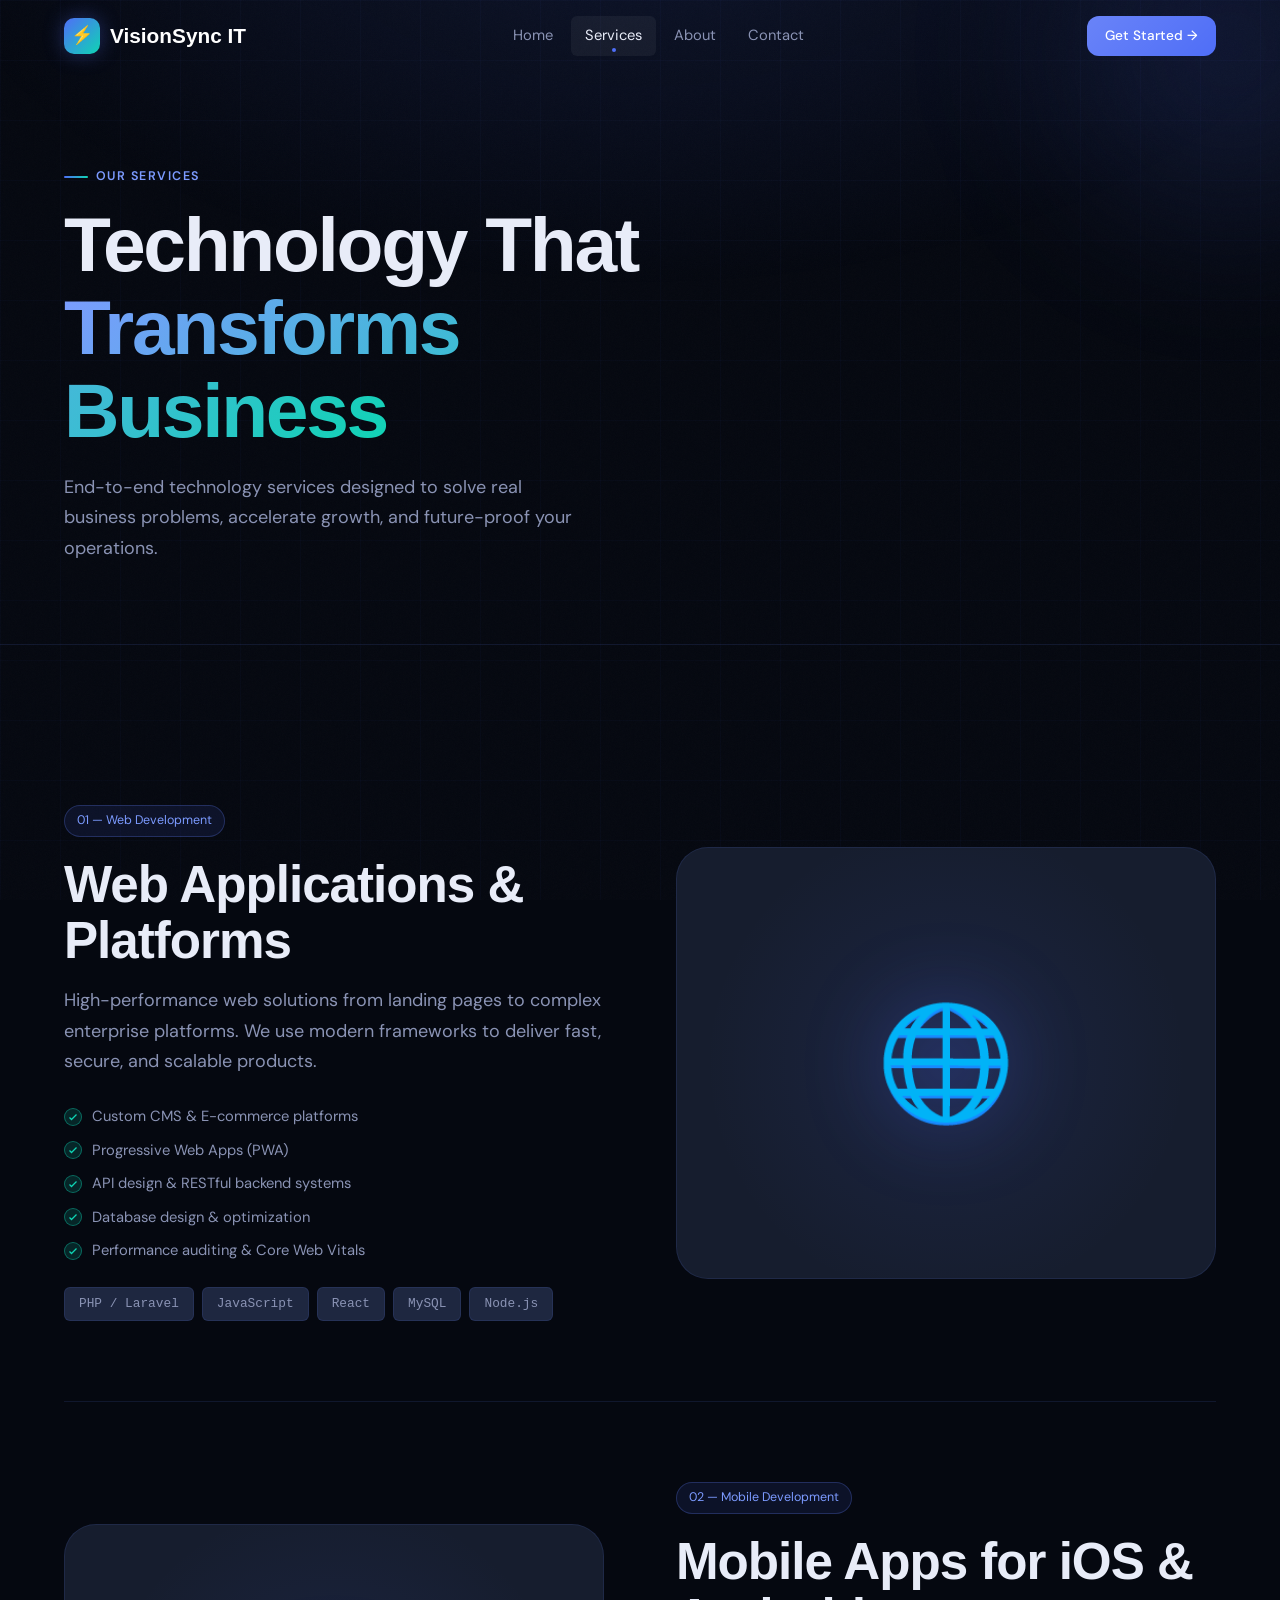
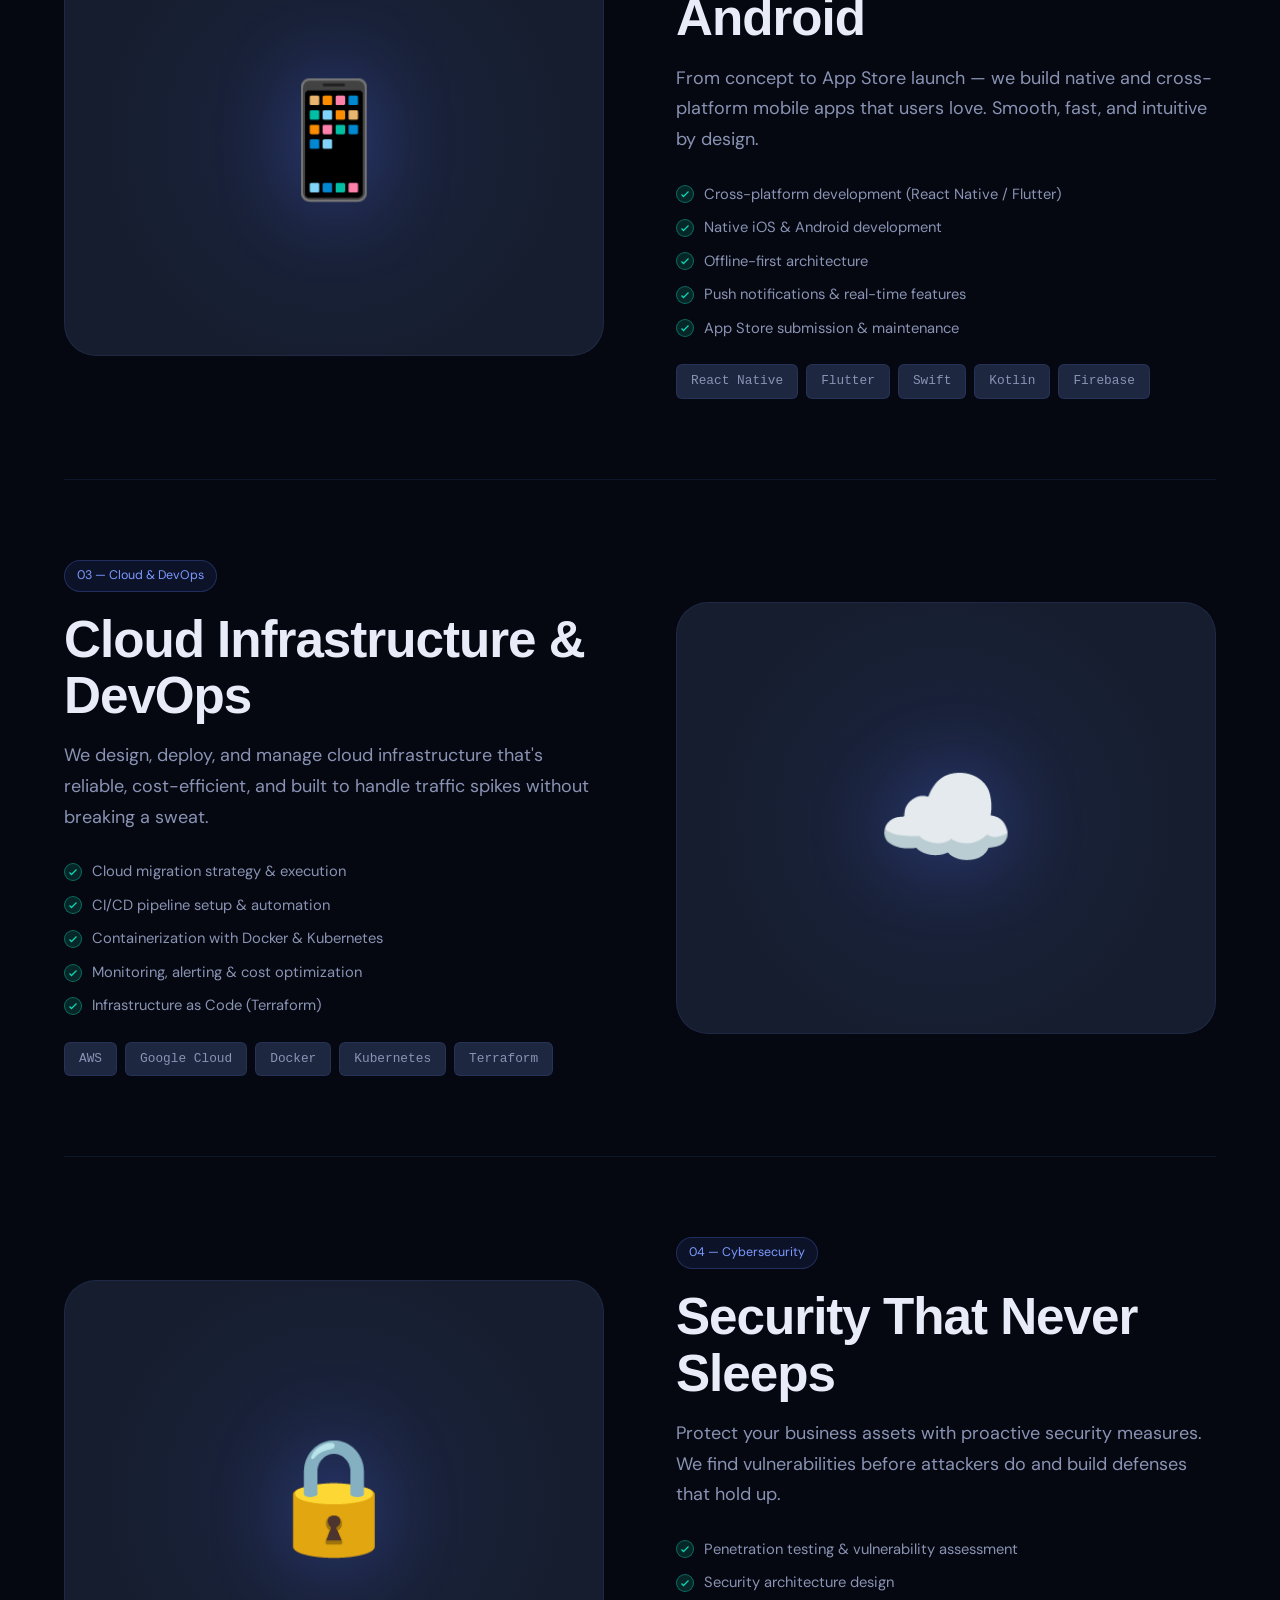
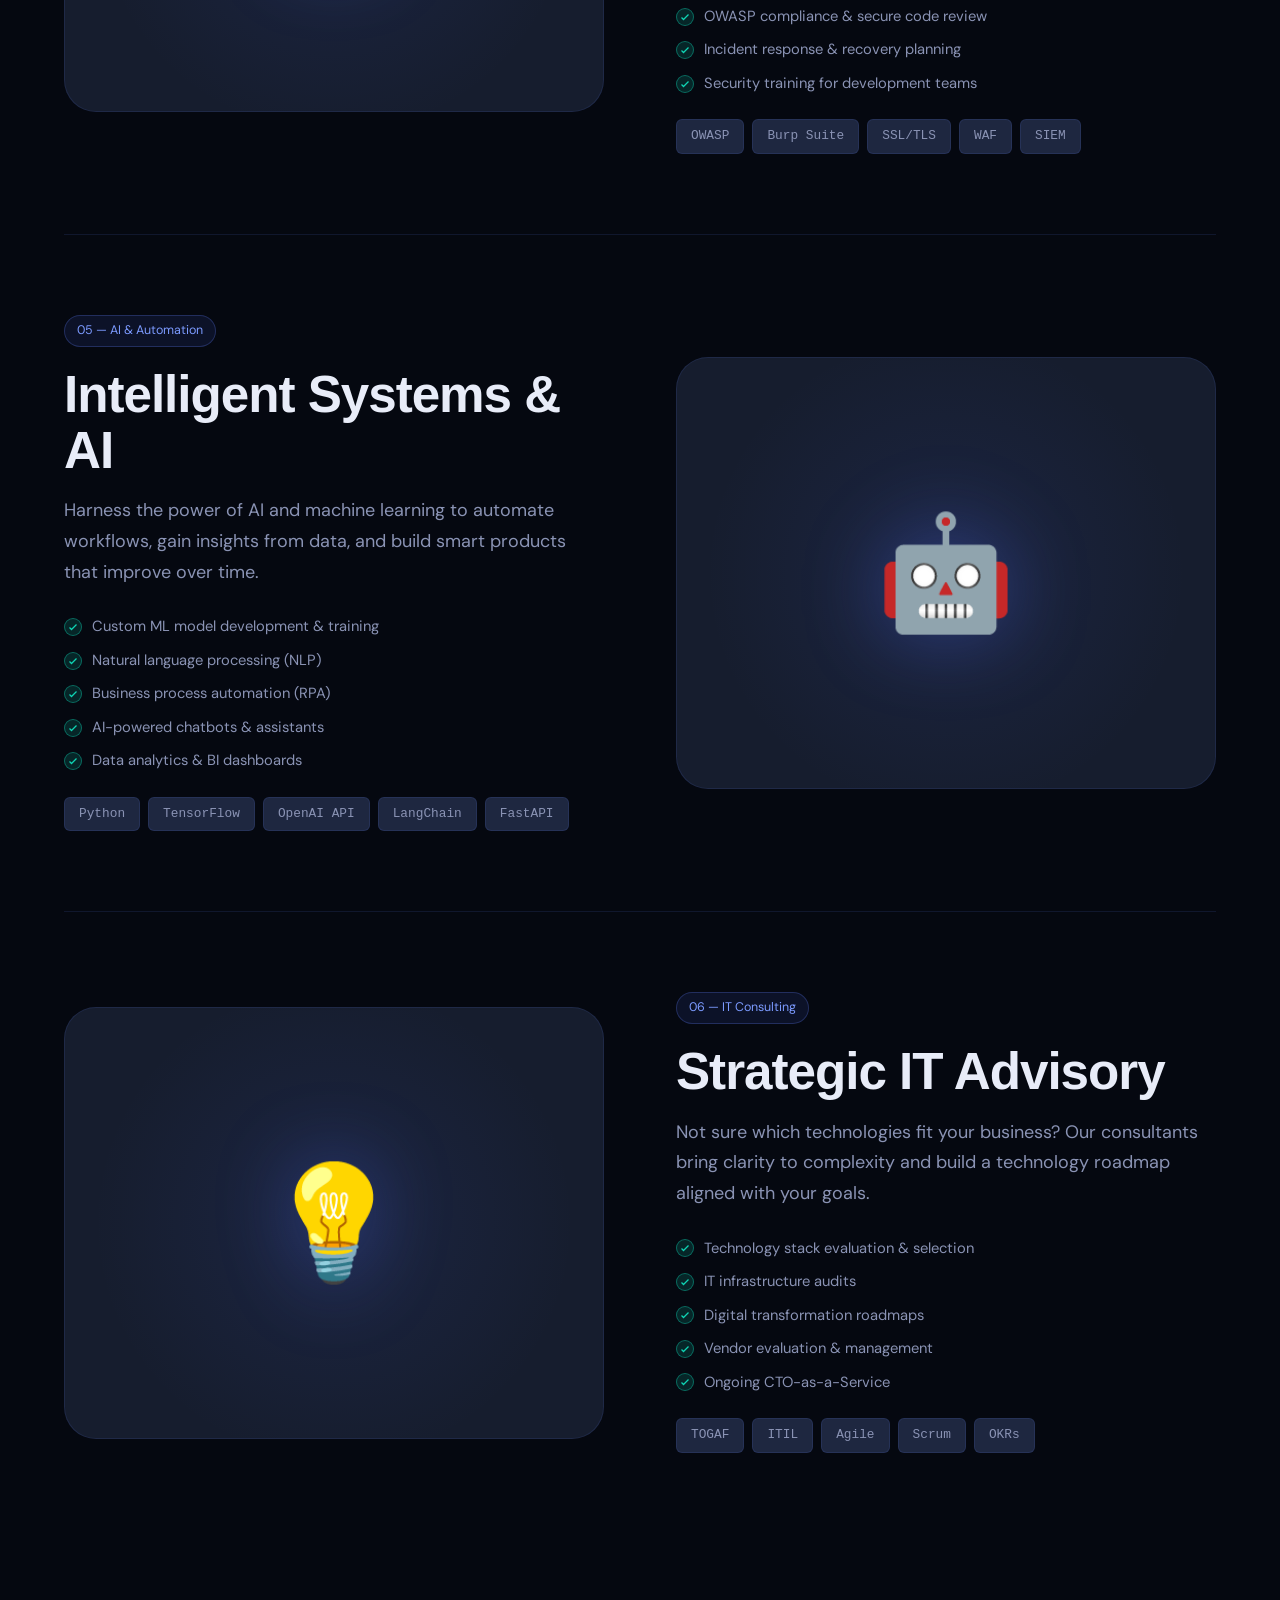
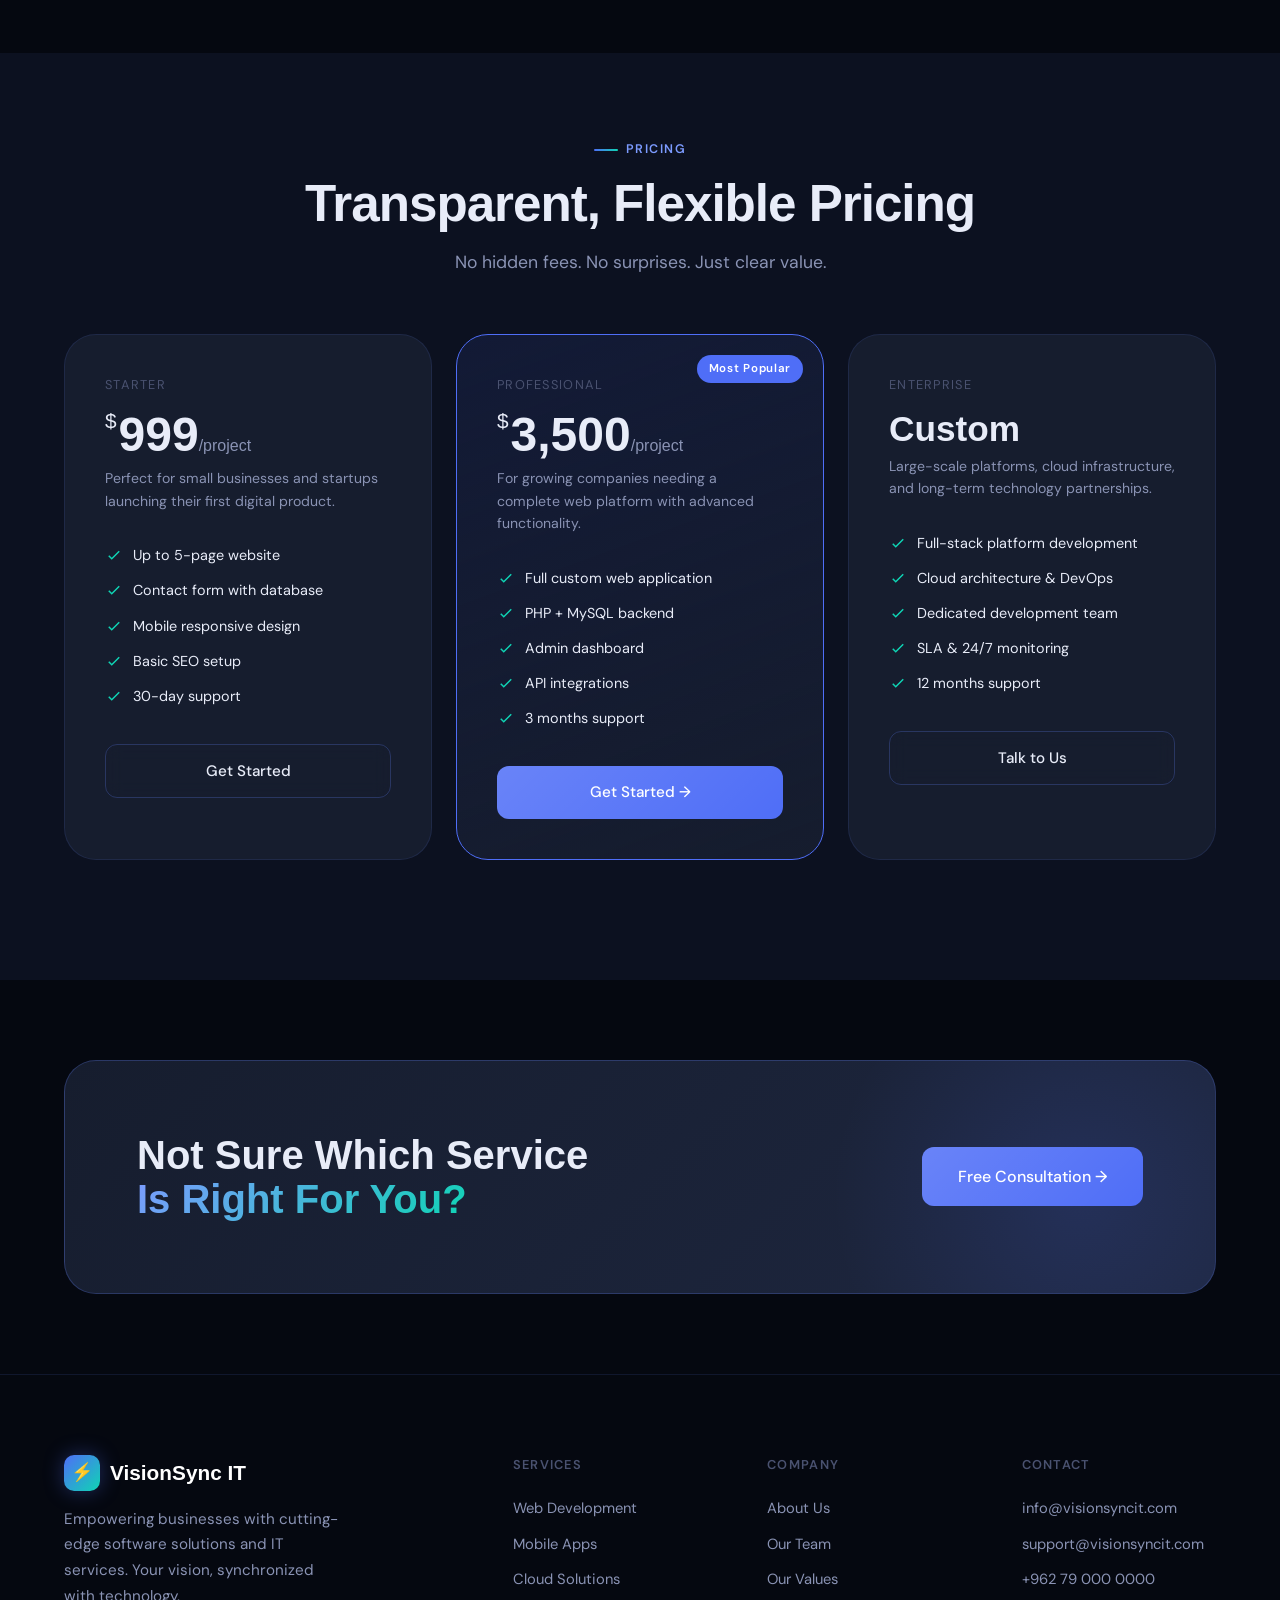
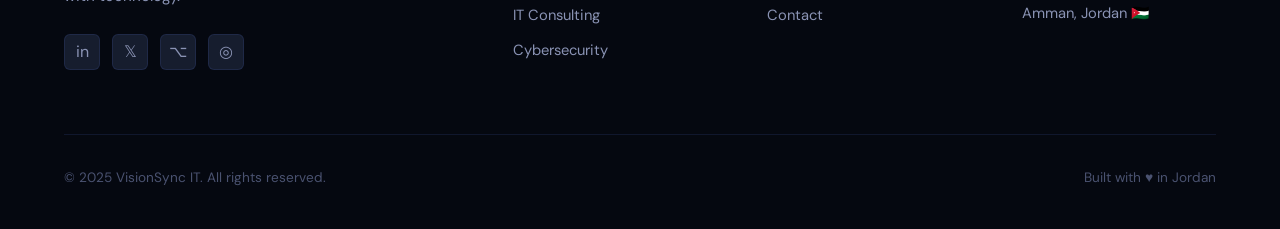
<file: services.html>
<!DOCTYPE html>
<html lang="en">
<head>
  <meta charset="UTF-8" />
  <meta name="viewport" content="width=device-width, initial-scale=1.0" />
  <title>Services — VisionSync IT</title>
  <meta name="description" content="Full-stack software development, cloud solutions, mobile apps, cybersecurity, and IT consulting by VisionSync IT." />
  <link rel="icon" href="data:image/svg+xml,<svg xmlns='http://www.w3.org/2000/svg' viewBox='0 0 100 100'><text y='.9em' font-size='90'>⚡</text></svg>" />
  <link rel="stylesheet" href="css/style.css" />
  <style>
    .service-detail{
      display:grid;grid-template-columns:1fr 1fr;gap:72px;align-items:center;
      padding:80px 0;border-bottom:1px solid var(--border);
    }
    .service-detail:last-child{border-bottom:none}
    .service-detail:nth-child(even) .service-detail__visual{order:-1}
    .service-detail__visual{
      background:var(--surface);border:1px solid var(--border);
      border-radius:var(--radius-xl);padding:40px;
      aspect-ratio:1 / 0.8;display:flex;align-items:center;justify-content:center;
      position:relative;overflow:hidden;
    }
    .service-detail__visual::before{
      content:'';position:absolute;inset:0;
      background:radial-gradient(circle at 50% 50%, rgba(79,110,247,0.1), transparent 70%);
    }
    .service-detail__icon-big{
      font-size:7rem;line-height:1;position:relative;z-index:1;
      filter:drop-shadow(0 0 40px var(--accent-glow));
      animation:float 4s ease-in-out infinite;
    }
    .service-detail__tag{
      display:inline-flex;padding:5px 12px;border-radius:100px;
      background:rgba(79,110,247,0.1);border:1px solid var(--border2);
      font-size:0.78rem;color:var(--accent2);margin-bottom:20px;
    }
    .tech-list{display:flex;flex-wrap:wrap;gap:8px;margin-top:24px}
    .tech-tag{
      padding:6px 14px;border-radius:var(--radius-sm);
      background:var(--surface2);font-size:0.8rem;color:var(--text2);
      border:1px solid var(--border);font-family:monospace;
    }
    .what-included{margin-top:28px;display:flex;flex-direction:column;gap:10px}
    .included-item{
      display:flex;gap:10px;align-items:center;font-size:0.92rem;color:var(--text2);
    }
    .included-item::before{
      content:'';display:block;width:18px;height:18px;border-radius:50%;flex-shrink:0;
      background:rgba(15,212,180,0.15);border:1px solid rgba(15,212,180,0.4);
      background-image:url("data:image/svg+xml,%3Csvg xmlns='http://www.w3.org/2000/svg' viewBox='0 0 24 24' fill='none' stroke='%230fd4b4' stroke-width='2.5'%3E%3Cpath d='M5 13l4 4L19 7'/%3E%3C/svg%3E");
      background-repeat:no-repeat;background-position:center;background-size:12px;
    }
    @media(max-width:768px){
      .service-detail{grid-template-columns:1fr}
      .service-detail:nth-child(even) .service-detail__visual{order:0}
    }
  </style>
</head>
<body>

  <div id="nav-placeholder"></div>

  <!-- ── PAGE HERO ─────────────────────────────────────────── -->
  <section class="page-hero">
    <div class="page-hero__orb"></div>
    <div class="container relative">
      <div class="animate-on-scroll">
        <span class="section-label">Our Services</span>
        <h1 class="h1" style="max-width:640px">
          Technology That<br><span class="gradient-text">Transforms Business</span>
        </h1>
        <p class="body-lg" style="max-width:520px;margin-top:20px">
          End-to-end technology services designed to solve real business problems, 
          accelerate growth, and future-proof your operations.
        </p>
      </div>
    </div>
  </section>

  <!-- ── SERVICE DETAILS ──────────────────────────────────── -->
  <section style="padding:80px 0 120px">
    <div class="container relative">

      <!-- Web Development -->
      <div class="service-detail animate-on-scroll">
        <div>
          <span class="service-detail__tag">01 — Web Development</span>
          <h2 class="h2 section-title">Web Applications & Platforms</h2>
          <p class="body-lg">High-performance web solutions from landing pages to complex enterprise platforms. We use modern frameworks to deliver fast, secure, and scalable products.</p>
          <div class="what-included">
            <div class="included-item">Custom CMS & E-commerce platforms</div>
            <div class="included-item">Progressive Web Apps (PWA)</div>
            <div class="included-item">API design & RESTful backend systems</div>
            <div class="included-item">Database design & optimization</div>
            <div class="included-item">Performance auditing & Core Web Vitals</div>
          </div>
          <div class="tech-list">
            <span class="tech-tag">PHP / Laravel</span>
            <span class="tech-tag">JavaScript</span>
            <span class="tech-tag">React</span>
            <span class="tech-tag">MySQL</span>
            <span class="tech-tag">Node.js</span>
          </div>
        </div>
        <div class="service-detail__visual">
          <div class="service-detail__icon-big">🌐</div>
        </div>
      </div>

      <!-- Mobile Apps -->
      <div class="service-detail animate-on-scroll">
        <div>
          <span class="service-detail__tag">02 — Mobile Development</span>
          <h2 class="h2 section-title">Mobile Apps for iOS & Android</h2>
          <p class="body-lg">From concept to App Store launch — we build native and cross-platform mobile apps that users love. Smooth, fast, and intuitive by design.</p>
          <div class="what-included">
            <div class="included-item">Cross-platform development (React Native / Flutter)</div>
            <div class="included-item">Native iOS & Android development</div>
            <div class="included-item">Offline-first architecture</div>
            <div class="included-item">Push notifications & real-time features</div>
            <div class="included-item">App Store submission & maintenance</div>
          </div>
          <div class="tech-list">
            <span class="tech-tag">React Native</span>
            <span class="tech-tag">Flutter</span>
            <span class="tech-tag">Swift</span>
            <span class="tech-tag">Kotlin</span>
            <span class="tech-tag">Firebase</span>
          </div>
        </div>
        <div class="service-detail__visual">
          <div class="service-detail__icon-big">📱</div>
        </div>
      </div>

      <!-- Cloud -->
      <div class="service-detail animate-on-scroll">
        <div>
          <span class="service-detail__tag">03 — Cloud & DevOps</span>
          <h2 class="h2 section-title">Cloud Infrastructure & DevOps</h2>
          <p class="body-lg">We design, deploy, and manage cloud infrastructure that's reliable, cost-efficient, and built to handle traffic spikes without breaking a sweat.</p>
          <div class="what-included">
            <div class="included-item">Cloud migration strategy & execution</div>
            <div class="included-item">CI/CD pipeline setup & automation</div>
            <div class="included-item">Containerization with Docker & Kubernetes</div>
            <div class="included-item">Monitoring, alerting & cost optimization</div>
            <div class="included-item">Infrastructure as Code (Terraform)</div>
          </div>
          <div class="tech-list">
            <span class="tech-tag">AWS</span>
            <span class="tech-tag">Google Cloud</span>
            <span class="tech-tag">Docker</span>
            <span class="tech-tag">Kubernetes</span>
            <span class="tech-tag">Terraform</span>
          </div>
        </div>
        <div class="service-detail__visual">
          <div class="service-detail__icon-big">☁️</div>
        </div>
      </div>

      <!-- Cybersecurity -->
      <div class="service-detail animate-on-scroll">
        <div>
          <span class="service-detail__tag">04 — Cybersecurity</span>
          <h2 class="h2 section-title">Security That Never Sleeps</h2>
          <p class="body-lg">Protect your business assets with proactive security measures. We find vulnerabilities before attackers do and build defenses that hold up.</p>
          <div class="what-included">
            <div class="included-item">Penetration testing & vulnerability assessment</div>
            <div class="included-item">Security architecture design</div>
            <div class="included-item">OWASP compliance & secure code review</div>
            <div class="included-item">Incident response & recovery planning</div>
            <div class="included-item">Security training for development teams</div>
          </div>
          <div class="tech-list">
            <span class="tech-tag">OWASP</span>
            <span class="tech-tag">Burp Suite</span>
            <span class="tech-tag">SSL/TLS</span>
            <span class="tech-tag">WAF</span>
            <span class="tech-tag">SIEM</span>
          </div>
        </div>
        <div class="service-detail__visual">
          <div class="service-detail__icon-big">🔒</div>
        </div>
      </div>

      <!-- AI -->
      <div class="service-detail animate-on-scroll">
        <div>
          <span class="service-detail__tag">05 — AI & Automation</span>
          <h2 class="h2 section-title">Intelligent Systems & AI</h2>
          <p class="body-lg">Harness the power of AI and machine learning to automate workflows, gain insights from data, and build smart products that improve over time.</p>
          <div class="what-included">
            <div class="included-item">Custom ML model development & training</div>
            <div class="included-item">Natural language processing (NLP)</div>
            <div class="included-item">Business process automation (RPA)</div>
            <div class="included-item">AI-powered chatbots & assistants</div>
            <div class="included-item">Data analytics & BI dashboards</div>
          </div>
          <div class="tech-list">
            <span class="tech-tag">Python</span>
            <span class="tech-tag">TensorFlow</span>
            <span class="tech-tag">OpenAI API</span>
            <span class="tech-tag">LangChain</span>
            <span class="tech-tag">FastAPI</span>
          </div>
        </div>
        <div class="service-detail__visual">
          <div class="service-detail__icon-big">🤖</div>
        </div>
      </div>

      <!-- IT Consulting -->
      <div class="service-detail animate-on-scroll">
        <div>
          <span class="service-detail__tag">06 — IT Consulting</span>
          <h2 class="h2 section-title">Strategic IT Advisory</h2>
          <p class="body-lg">Not sure which technologies fit your business? Our consultants bring clarity to complexity and build a technology roadmap aligned with your goals.</p>
          <div class="what-included">
            <div class="included-item">Technology stack evaluation & selection</div>
            <div class="included-item">IT infrastructure audits</div>
            <div class="included-item">Digital transformation roadmaps</div>
            <div class="included-item">Vendor evaluation & management</div>
            <div class="included-item">Ongoing CTO-as-a-Service</div>
          </div>
          <div class="tech-list">
            <span class="tech-tag">TOGAF</span>
            <span class="tech-tag">ITIL</span>
            <span class="tech-tag">Agile</span>
            <span class="tech-tag">Scrum</span>
            <span class="tech-tag">OKRs</span>
          </div>
        </div>
        <div class="service-detail__visual">
          <div class="service-detail__icon-big">💡</div>
        </div>
      </div>

    </div>
  </section>

  <!-- ── PRICING ────────────────────────────────────────────── -->
  <section style="padding:80px 0 120px;background:var(--bg2)">
    <div class="container relative">
      <div class="animate-on-scroll" style="text-align:center">
        <span class="section-label">Pricing</span>
        <h2 class="h2 section-title">Transparent, Flexible Pricing</h2>
        <p class="section-desc" style="margin:0 auto 56px">No hidden fees. No surprises. Just clear value.</p>
      </div>
      <div class="pricing-grid">
        <div class="pricing-card animate-on-scroll">
          <div class="pricing-name">Starter</div>
          <div class="pricing-price"><sup>$</sup>999<span>/project</span></div>
          <p class="pricing-desc">Perfect for small businesses and startups launching their first digital product.</p>
          <div class="pricing-features">
            <div class="pricing-feature"><svg width="18" height="18" viewBox="0 0 24 24" fill="none" stroke="var(--teal)" stroke-width="2"><path d="M5 13l4 4L19 7"/></svg> Up to 5-page website</div>
            <div class="pricing-feature"><svg width="18" height="18" viewBox="0 0 24 24" fill="none" stroke="var(--teal)" stroke-width="2"><path d="M5 13l4 4L19 7"/></svg> Contact form with database</div>
            <div class="pricing-feature"><svg width="18" height="18" viewBox="0 0 24 24" fill="none" stroke="var(--teal)" stroke-width="2"><path d="M5 13l4 4L19 7"/></svg> Mobile responsive design</div>
            <div class="pricing-feature"><svg width="18" height="18" viewBox="0 0 24 24" fill="none" stroke="var(--teal)" stroke-width="2"><path d="M5 13l4 4L19 7"/></svg> Basic SEO setup</div>
            <div class="pricing-feature"><svg width="18" height="18" viewBox="0 0 24 24" fill="none" stroke="var(--teal)" stroke-width="2"><path d="M5 13l4 4L19 7"/></svg> 30-day support</div>
          </div>
          <a href="contact.html" class="btn btn-secondary" style="width:100%;justify-content:center">Get Started</a>
        </div>
        <div class="pricing-card featured animate-on-scroll">
          <div class="pricing-name">Professional</div>
          <div class="pricing-price"><sup>$</sup>3,500<span>/project</span></div>
          <p class="pricing-desc">For growing companies needing a complete web platform with advanced functionality.</p>
          <div class="pricing-features">
            <div class="pricing-feature"><svg width="18" height="18" viewBox="0 0 24 24" fill="none" stroke="var(--teal)" stroke-width="2"><path d="M5 13l4 4L19 7"/></svg> Full custom web application</div>
            <div class="pricing-feature"><svg width="18" height="18" viewBox="0 0 24 24" fill="none" stroke="var(--teal)" stroke-width="2"><path d="M5 13l4 4L19 7"/></svg> PHP + MySQL backend</div>
            <div class="pricing-feature"><svg width="18" height="18" viewBox="0 0 24 24" fill="none" stroke="var(--teal)" stroke-width="2"><path d="M5 13l4 4L19 7"/></svg> Admin dashboard</div>
            <div class="pricing-feature"><svg width="18" height="18" viewBox="0 0 24 24" fill="none" stroke="var(--teal)" stroke-width="2"><path d="M5 13l4 4L19 7"/></svg> API integrations</div>
            <div class="pricing-feature"><svg width="18" height="18" viewBox="0 0 24 24" fill="none" stroke="var(--teal)" stroke-width="2"><path d="M5 13l4 4L19 7"/></svg> 3 months support</div>
          </div>
          <a href="contact.html" class="btn btn-primary" style="width:100%;justify-content:center">Get Started →</a>
        </div>
        <div class="pricing-card animate-on-scroll">
          <div class="pricing-name">Enterprise</div>
          <div class="pricing-price" style="font-size:2.2rem">Custom</div>
          <p class="pricing-desc">Large-scale platforms, cloud infrastructure, and long-term technology partnerships.</p>
          <div class="pricing-features">
            <div class="pricing-feature"><svg width="18" height="18" viewBox="0 0 24 24" fill="none" stroke="var(--teal)" stroke-width="2"><path d="M5 13l4 4L19 7"/></svg> Full-stack platform development</div>
            <div class="pricing-feature"><svg width="18" height="18" viewBox="0 0 24 24" fill="none" stroke="var(--teal)" stroke-width="2"><path d="M5 13l4 4L19 7"/></svg> Cloud architecture & DevOps</div>
            <div class="pricing-feature"><svg width="18" height="18" viewBox="0 0 24 24" fill="none" stroke="var(--teal)" stroke-width="2"><path d="M5 13l4 4L19 7"/></svg> Dedicated development team</div>
            <div class="pricing-feature"><svg width="18" height="18" viewBox="0 0 24 24" fill="none" stroke="var(--teal)" stroke-width="2"><path d="M5 13l4 4L19 7"/></svg> SLA & 24/7 monitoring</div>
            <div class="pricing-feature"><svg width="18" height="18" viewBox="0 0 24 24" fill="none" stroke="var(--teal)" stroke-width="2"><path d="M5 13l4 4L19 7"/></svg> 12 months support</div>
          </div>
          <a href="contact.html" class="btn btn-secondary" style="width:100%;justify-content:center">Talk to Us</a>
        </div>
      </div>
    </div>
  </section>

  <!-- CTA -->
  <section class="cta-banner">
    <div class="container relative">
      <div class="cta-banner__inner animate-on-scroll">
        <h2 class="cta-banner__title">Not Sure Which Service<br><span class="gradient-text">Is Right For You?</span></h2>
        <div class="cta-banner__actions">
          <a href="contact.html" class="btn btn-primary btn-lg">Free Consultation →</a>
        </div>
      </div>
    </div>
  </section>

  <div id="footer-placeholder"></div>
  <script src="js/components.js"></script>
  <script src="js/main.js"></script>
</body>
</html>
</file>
<file: css/style.css>
/* ============================================================
   VisionSync IT — Master Stylesheet
   Design: Dark-luxury tech aesthetic
   Fonts: Clash Display + DM Sans
   ============================================================ */

@import url('https://fonts.googleapis.com/css2?family=DM+Sans:ital,opsz,wght@0,9..40,300;0,9..40,400;0,9..40,500;0,9..40,600;1,9..40,300&display=swap');
@import url('https://api.fontshare.com/v2/css?f[]=clash-display@400,500,600,700&display=swap');

/* ── CSS Variables ─────────────────────────────────────────── */
:root {
  --bg:         #050810;
  --bg2:        #0c1120;
  --bg3:        #111827;
  --surface:    #161d2e;
  --surface2:   #1e2740;
  --border:     rgba(99,132,255,0.12);
  --border2:    rgba(99,132,255,0.25);
  --accent:     #4f6ef7;
  --accent2:    #7c9bff;
  --accent-glow:rgba(79,110,247,0.35);
  --teal:       #0fd4b4;
  --teal-dim:   rgba(15,212,180,0.15);
  --text:       #e8ecf8;
  --text2:      #8a93b4;
  --text3:      #4a5270;
  --white:      #ffffff;
  --radius-sm:  6px;
  --radius:     12px;
  --radius-lg:  20px;
  --radius-xl:  32px;
  --font-disp:  'Clash Display', sans-serif;
  --font-body:  'DM Sans', sans-serif;
  --shadow:     0 0 60px rgba(79,110,247,0.08), 0 20px 60px rgba(0,0,0,0.5);
  --trans:      all 0.3s cubic-bezier(0.4,0,0.2,1);
}

/* ── Reset ─────────────────────────────────────────────────── */
*,*::before,*::after{box-sizing:border-box;margin:0;padding:0}
html{scroll-behavior:smooth;font-size:16px}
body{
  font-family:var(--font-body);
  background:var(--bg);
  color:var(--text);
  line-height:1.6;
  overflow-x:hidden;
  -webkit-font-smoothing:antialiased;
}
img{display:block;max-width:100%}
a{text-decoration:none;color:inherit}
ul,ol{list-style:none}
button{border:none;background:none;cursor:pointer;font:inherit;color:inherit}
input,textarea,select{font:inherit;color:inherit;border:none;outline:none;background:none}

/* ── Grid Background ───────────────────────────────────────── */
.grid-bg {
  position:fixed;top:0;left:0;right:0;bottom:0;
  pointer-events:none;z-index:0;
  background-image:
    linear-gradient(rgba(79,110,247,0.03) 1px, transparent 1px),
    linear-gradient(90deg, rgba(79,110,247,0.03) 1px, transparent 1px);
  background-size:60px 60px;
}
.grid-bg::before{
  content:'';position:absolute;inset:0;
  background:radial-gradient(ellipse 80% 60% at 50% -10%, rgba(79,110,247,0.12) 0%, transparent 70%);
}

/* ── Noise Texture Overlay ─────────────────────────────────── */
body::after{
  content:'';position:fixed;inset:0;z-index:1;pointer-events:none;
  opacity:0.025;
  background-image:url("data:image/svg+xml,%3Csvg viewBox='0 0 512 512' xmlns='http://www.w3.org/2000/svg'%3E%3Cfilter id='noise'%3E%3CfeTurbulence type='fractalNoise' baseFrequency='0.9' numOctaves='4' stitchTiles='stitch'/%3E%3C/filter%3E%3Crect width='100%25' height='100%25' filter='url(%23noise)'/%3E%3C/svg%3E");
  background-size:200px 200px;
}

/* ── Utility ───────────────────────────────────────────────── */
.container{max-width:1200px;margin:0 auto;padding:0 24px}
.container--wide{max-width:1400px;margin:0 auto;padding:0 32px}
.sr-only{position:absolute;width:1px;height:1px;padding:0;margin:-1px;overflow:hidden;clip:rect(0,0,0,0);border:0}
.relative{position:relative;z-index:2}
.flex{display:flex}
.items-center{align-items:center}
.gap-8{gap:8px}
.gap-16{gap:16px}

/* ── Typography ────────────────────────────────────────────── */
.h1{font-family:var(--font-disp);font-size:clamp(2.8rem,6vw,5.5rem);font-weight:700;line-height:1.08;letter-spacing:-0.03em}
.h2{font-family:var(--font-disp);font-size:clamp(2rem,4vw,3.5rem);font-weight:600;line-height:1.1;letter-spacing:-0.02em}
.h3{font-family:var(--font-disp);font-size:clamp(1.3rem,2.5vw,1.8rem);font-weight:600;line-height:1.2;letter-spacing:-0.01em}
.h4{font-family:var(--font-disp);font-size:1.2rem;font-weight:500;line-height:1.3}
.body-lg{font-size:1.125rem;line-height:1.7;color:var(--text2)}
.body{font-size:1rem;line-height:1.7}
.small{font-size:0.875rem;color:var(--text2)}
.tiny{font-size:0.75rem;color:var(--text3);letter-spacing:0.08em;text-transform:uppercase;font-weight:500}
.gradient-text{
  background:linear-gradient(135deg, var(--accent2) 0%, var(--teal) 100%);
  -webkit-background-clip:text;-webkit-text-fill-color:transparent;background-clip:text;
}

/* ── Buttons ───────────────────────────────────────────────── */
.btn{
  display:inline-flex;align-items:center;gap:8px;
  padding:14px 28px;border-radius:var(--radius);
  font-family:var(--font-body);font-size:0.95rem;font-weight:500;
  transition:var(--trans);cursor:pointer;position:relative;overflow:hidden;
}
.btn-primary{
  background:var(--accent);color:var(--white);
  box-shadow:0 0 0 0 var(--accent-glow);
}
.btn-primary::before{
  content:'';position:absolute;inset:0;
  background:linear-gradient(135deg,rgba(255,255,255,0.15),transparent);
  transition:opacity 0.3s;
}
.btn-primary:hover{
  background:#3d5de0;
  box-shadow:0 0 30px var(--accent-glow), 0 8px 32px rgba(79,110,247,0.4);
  transform:translateY(-2px);
}
.btn-secondary{
  background:transparent;color:var(--text);
  border:1px solid var(--border2);backdrop-filter:blur(8px);
}
.btn-secondary:hover{
  background:rgba(79,110,247,0.08);
  border-color:var(--accent);
  transform:translateY(-2px);
}
.btn-teal{
  background:var(--teal);color:#050810;font-weight:600;
}
.btn-teal:hover{
  box-shadow:0 0 30px rgba(15,212,180,0.4);
  transform:translateY(-2px);
}
.btn-lg{padding:17px 36px;font-size:1rem}
.btn-sm{padding:9px 18px;font-size:0.85rem}

/* ── Navigation ────────────────────────────────────────────── */
.navbar{
  position:fixed;top:0;left:0;right:0;z-index:100;
  padding:16px 0;
  transition:var(--trans);
}
.navbar.scrolled{
  background:rgba(5,8,16,0.85);
  backdrop-filter:blur(20px);
  border-bottom:1px solid var(--border);
  padding:12px 0;
}
.navbar__inner{
  display:flex;align-items:center;justify-content:space-between;
  max-width:1200px;margin:0 auto;padding:0 24px;
}
.logo{
  display:flex;align-items:center;gap:10px;
  font-family:var(--font-disp);font-size:1.3rem;font-weight:700;
  color:var(--white);
}
.logo__icon{
  width:36px;height:36px;border-radius:10px;
  background:linear-gradient(135deg,var(--accent),var(--teal));
  display:flex;align-items:center;justify-content:center;
  font-size:18px;box-shadow:0 0 20px var(--accent-glow);
}
.nav-links{display:flex;align-items:center;gap:4px}
.nav-link{
  padding:8px 14px;border-radius:var(--radius-sm);
  font-size:0.92rem;color:var(--text2);
  transition:var(--trans);position:relative;
}
.nav-link:hover,.nav-link.active{color:var(--text);background:rgba(255,255,255,0.05)}
.nav-link.active::after{
  content:'';position:absolute;bottom:4px;left:50%;transform:translateX(-50%);
  width:4px;height:4px;border-radius:50%;background:var(--accent);
}
.nav-cta{margin-left:16px}
.hamburger{display:none;flex-direction:column;gap:5px;padding:8px;cursor:pointer}
.hamburger span{display:block;width:22px;height:2px;background:var(--text);border-radius:2px;transition:var(--trans)}

/* ── Hero Section ──────────────────────────────────────────── */
.hero{
  min-height:100vh;display:flex;align-items:center;
  padding:120px 0 80px;position:relative;overflow:hidden;
}
.hero__orb{
  position:absolute;border-radius:50%;pointer-events:none;
  filter:blur(80px);opacity:0.4;
}
.hero__orb--1{
  width:600px;height:600px;
  background:radial-gradient(circle,var(--accent) 0%,transparent 70%);
  top:-200px;right:-200px;
}
.hero__orb--2{
  width:400px;height:400px;
  background:radial-gradient(circle,var(--teal) 0%,transparent 70%);
  bottom:-100px;left:-100px;opacity:0.2;
}
.hero__content{max-width:780px}
.hero__badge{
  display:inline-flex;align-items:center;gap:8px;
  padding:8px 16px;border-radius:100px;
  border:1px solid var(--border2);background:rgba(79,110,247,0.08);
  font-size:0.85rem;color:var(--accent2);
  margin-bottom:28px;
  animation:fadeInDown 0.6s ease both;
}
.hero__badge-dot{
  width:7px;height:7px;border-radius:50%;
  background:var(--teal);box-shadow:0 0 10px var(--teal);
  animation:pulse 2s infinite;
}
.hero h1{margin-bottom:24px;animation:fadeInUp 0.7s 0.1s ease both}
.hero__subtitle{
  font-size:1.2rem;color:var(--text2);max-width:560px;
  margin-bottom:44px;line-height:1.7;
  animation:fadeInUp 0.7s 0.2s ease both;
}
.hero__actions{
  display:flex;gap:16px;flex-wrap:wrap;
  animation:fadeInUp 0.7s 0.3s ease both;
}
.hero__stats{
  display:flex;gap:48px;margin-top:80px;padding-top:48px;
  border-top:1px solid var(--border);
  animation:fadeInUp 0.7s 0.4s ease both;
}
.hero__stat-num{
  font-family:var(--font-disp);font-size:2.2rem;font-weight:700;
  line-height:1;color:var(--white);
}
.hero__stat-num span{color:var(--accent)}
.hero__stat-label{font-size:0.85rem;color:var(--text3);margin-top:4px}

/* ── Section Labels ────────────────────────────────────────── */
.section-label{
  display:inline-flex;align-items:center;gap:8px;
  font-size:0.78rem;font-weight:600;letter-spacing:0.12em;text-transform:uppercase;
  color:var(--accent2);margin-bottom:16px;
}
.section-label::before{
  content:'';display:block;width:24px;height:2px;
  background:linear-gradient(90deg,var(--accent),var(--teal));border-radius:2px;
}
.section-title{margin-bottom:16px}
.section-desc{font-size:1.1rem;color:var(--text2);max-width:560px;line-height:1.7;margin-bottom:56px}

/* ── Services Section ──────────────────────────────────────── */
.services{padding:120px 0;position:relative}
.services-grid{
  display:grid;grid-template-columns:repeat(auto-fit,minmax(320px,1fr));gap:2px;
  border:2px solid var(--border);border-radius:var(--radius-lg);overflow:hidden;
  background:var(--border);
}
.service-card{
  background:var(--bg2);padding:40px 36px;
  position:relative;overflow:hidden;
  transition:var(--trans);
}
.service-card::before{
  content:'';position:absolute;inset:0;
  background:linear-gradient(135deg,rgba(79,110,247,0.06) 0%,transparent 60%);
  opacity:0;transition:opacity 0.4s;
}
.service-card:hover{background:var(--surface);transform:none}
.service-card:hover::before{opacity:1}
.service-card__icon{
  width:52px;height:52px;border-radius:14px;
  background:linear-gradient(135deg,rgba(79,110,247,0.2),rgba(15,212,180,0.1));
  border:1px solid var(--border2);
  display:flex;align-items:center;justify-content:center;
  font-size:24px;margin-bottom:24px;
  transition:var(--trans);
}
.service-card:hover .service-card__icon{
  background:linear-gradient(135deg,rgba(79,110,247,0.35),rgba(15,212,180,0.2));
  box-shadow:0 0 20px var(--accent-glow);
}
.service-card__title{font-family:var(--font-disp);font-size:1.2rem;font-weight:600;margin-bottom:10px}
.service-card__desc{font-size:0.95rem;color:var(--text2);line-height:1.65}
.service-card__arrow{
  margin-top:24px;color:var(--accent2);font-size:0.9rem;
  display:inline-flex;align-items:center;gap:6px;
  opacity:0;transform:translateX(-8px);transition:var(--trans);
}
.service-card:hover .service-card__arrow{opacity:1;transform:translateX(0)}

/* ── About Slice (Home) ────────────────────────────────────── */
.about-slice{padding:120px 0;position:relative}
.about-slice__inner{
  display:grid;grid-template-columns:1fr 1fr;gap:80px;align-items:center;
}
.about-slice__visual{
  position:relative;
  background:var(--surface);border-radius:var(--radius-xl);
  border:1px solid var(--border);overflow:hidden;
  aspect-ratio:1;display:flex;align-items:center;justify-content:center;
}
.about-slice__visual-inner{
  text-align:center;padding:40px;
}
.about-slice__big-num{
  font-family:var(--font-disp);font-size:7rem;font-weight:700;
  line-height:1;
  background:linear-gradient(135deg,var(--accent2),var(--teal));
  -webkit-background-clip:text;-webkit-text-fill-color:transparent;background-clip:text;
}
.about-slice__visual-label{font-size:1rem;color:var(--text2);margin-top:8px}
.about-slice__glow{
  position:absolute;inset:0;
  background:radial-gradient(circle at 50% 50%,rgba(79,110,247,0.1),transparent 70%);
}
.feature-list{display:flex;flex-direction:column;gap:20px;margin-top:36px}
.feature-item{display:flex;gap:16px;align-items:flex-start}
.feature-item__icon{
  width:40px;height:40px;border-radius:10px;flex-shrink:0;
  background:rgba(79,110,247,0.1);border:1px solid var(--border2);
  display:flex;align-items:center;justify-content:center;font-size:18px;margin-top:2px;
}
.feature-item__title{font-weight:500;margin-bottom:4px;font-size:0.95rem}
.feature-item__desc{font-size:0.88rem;color:var(--text2);line-height:1.6}

/* ── CTA Banner ────────────────────────────────────────────── */
.cta-banner{padding:80px 0;position:relative}
.cta-banner__inner{
  background:linear-gradient(135deg,var(--surface) 0%,var(--surface2) 100%);
  border:1px solid var(--border2);border-radius:var(--radius-xl);
  padding:72px;display:flex;justify-content:space-between;align-items:center;
  gap:40px;position:relative;overflow:hidden;
}
.cta-banner__inner::before{
  content:'';position:absolute;top:-50%;right:-10%;
  width:500px;height:500px;border-radius:50%;
  background:radial-gradient(circle,rgba(79,110,247,0.15) 0%,transparent 70%);
  pointer-events:none;
}
.cta-banner__title{font-family:var(--font-disp);font-size:2.5rem;font-weight:700;max-width:500px;line-height:1.1}
.cta-banner__actions{display:flex;gap:16px;flex-shrink:0}

/* ── Footer ────────────────────────────────────────────────── */
.footer{
  border-top:1px solid var(--border);
  padding:80px 0 40px;position:relative;
}
.footer__grid{
  display:grid;grid-template-columns:2fr 1fr 1fr 1fr;gap:60px;margin-bottom:64px;
}
.footer__brand-desc{font-size:0.95rem;color:var(--text2);line-height:1.7;margin-top:16px;max-width:280px}
.footer__heading{font-size:0.8rem;font-weight:600;letter-spacing:0.1em;text-transform:uppercase;color:var(--text3);margin-bottom:20px}
.footer__links{display:flex;flex-direction:column;gap:10px}
.footer__link{font-size:0.92rem;color:var(--text2);transition:color 0.2s}
.footer__link:hover{color:var(--accent2)}
.footer__bottom{
  border-top:1px solid var(--border);padding-top:32px;
  display:flex;justify-content:space-between;align-items:center;
}
.footer__copy{font-size:0.85rem;color:var(--text3)}
.social-links{display:flex;gap:12px}
.social-link{
  width:36px;height:36px;border-radius:var(--radius-sm);
  border:1px solid var(--border);background:var(--surface);
  display:flex;align-items:center;justify-content:center;
  color:var(--text2);font-size:16px;transition:var(--trans);
}
.social-link:hover{border-color:var(--accent2);color:var(--accent2);background:rgba(79,110,247,0.1)}

/* ── Page Hero (inner pages) ───────────────────────────────── */
.page-hero{
  padding:160px 0 80px;position:relative;overflow:hidden;
  border-bottom:1px solid var(--border);
}
.page-hero__orb{
  position:absolute;right:-200px;top:-200px;
  width:500px;height:500px;border-radius:50%;
  background:radial-gradient(circle,rgba(79,110,247,0.18),transparent 70%);
  filter:blur(60px);pointer-events:none;
}

/* ── Cards (generic) ───────────────────────────────────────── */
.card{
  background:var(--surface);border:1px solid var(--border);
  border-radius:var(--radius-lg);padding:32px;
  transition:var(--trans);
}
.card:hover{border-color:var(--border2);box-shadow:var(--shadow)}

/* ── Testimonials ──────────────────────────────────────────── */
.testimonials{padding:120px 0;position:relative}
.testimonials-grid{display:grid;grid-template-columns:repeat(auto-fit,minmax(300px,1fr));gap:24px}
.testimonial-card{
  background:var(--surface);border:1px solid var(--border);
  border-radius:var(--radius-lg);padding:36px;
  transition:var(--trans);position:relative;
}
.testimonial-card::before{
  content:'"';position:absolute;top:20px;right:28px;
  font-family:var(--font-disp);font-size:5rem;line-height:1;
  color:var(--accent);opacity:0.15;pointer-events:none;
}
.testimonial-card:hover{border-color:var(--border2);transform:translateY(-4px);box-shadow:var(--shadow)}
.testimonial-text{font-size:0.97rem;color:var(--text2);line-height:1.75;margin-bottom:24px}
.testimonial-author{display:flex;align-items:center;gap:12px}
.testimonial-avatar{
  width:44px;height:44px;border-radius:50%;
  background:linear-gradient(135deg,var(--accent),var(--teal));
  display:flex;align-items:center;justify-content:center;
  font-family:var(--font-disp);font-size:1rem;font-weight:700;color:var(--white);
  flex-shrink:0;
}
.testimonial-name{font-weight:600;font-size:0.92rem}
.testimonial-role{font-size:0.8rem;color:var(--text3)}
.stars{color:#f59e0b;font-size:0.85rem;letter-spacing:2px;margin-bottom:16px}

/* ── Process Steps ─────────────────────────────────────────── */
.process{padding:120px 0}
.process-steps{display:flex;flex-direction:column;gap:0}
.process-step{
  display:grid;grid-template-columns:80px 1fr;gap:32px;
  padding:40px 0;border-bottom:1px solid var(--border);
  position:relative;
}
.process-step:last-child{border-bottom:none}
.step-num{
  font-family:var(--font-disp);font-size:3.5rem;font-weight:700;
  line-height:1;color:var(--border2);
  transition:var(--trans);
}
.process-step:hover .step-num{color:var(--accent);text-shadow:0 0 30px var(--accent-glow)}
.step-content__title{font-family:var(--font-disp);font-size:1.4rem;font-weight:600;margin-bottom:10px}
.step-content__desc{color:var(--text2);line-height:1.7}

/* ── Contact Section ───────────────────────────────────────── */
.contact{padding:120px 0}
.contact__inner{display:grid;grid-template-columns:1fr 1.5fr;gap:80px;align-items:start}
.contact-info__list{display:flex;flex-direction:column;gap:24px;margin-top:36px}
.contact-info-item{
  display:flex;gap:16px;align-items:flex-start;padding:24px;
  background:var(--surface);border:1px solid var(--border);border-radius:var(--radius);
  transition:var(--trans);
}
.contact-info-item:hover{border-color:var(--border2)}
.contact-info-item__icon{
  width:44px;height:44px;border-radius:12px;flex-shrink:0;
  background:rgba(79,110,247,0.1);border:1px solid var(--border2);
  display:flex;align-items:center;justify-content:center;font-size:20px;
}
.contact-info-item__label{font-size:0.8rem;color:var(--text3);margin-bottom:4px;text-transform:uppercase;letter-spacing:0.06em}
.contact-info-item__value{font-size:0.95rem;font-weight:500}

/* ── Form ──────────────────────────────────────────────────── */
.form{background:var(--surface);border:1px solid var(--border);border-radius:var(--radius-xl);padding:48px}
.form-row{display:grid;grid-template-columns:1fr 1fr;gap:20px}
.form-group{margin-bottom:20px}
.form-label{display:block;font-size:0.82rem;color:var(--text2);margin-bottom:8px;font-weight:500;letter-spacing:0.04em}
.form-input,.form-textarea,.form-select{
  width:100%;padding:14px 18px;
  background:var(--bg2);border:1px solid var(--border);border-radius:var(--radius);
  color:var(--text);font-size:0.95rem;
  transition:var(--trans);
}
.form-input:focus,.form-textarea:focus,.form-select:focus{
  border-color:var(--accent);
  box-shadow:0 0 0 3px rgba(79,110,247,0.15);
  background:var(--bg3);
}
.form-input::placeholder,.form-textarea::placeholder{color:var(--text3)}
.form-textarea{resize:vertical;min-height:140px}
.form-select option{background:var(--bg2)}
.form-submit{width:100%;margin-top:8px}
.form-message{
  display:none;padding:14px 18px;border-radius:var(--radius);
  font-size:0.92rem;margin-top:16px;
}
.form-message.success{background:rgba(15,212,180,0.1);border:1px solid rgba(15,212,180,0.3);color:var(--teal);display:block}
.form-message.error{background:rgba(239,68,68,0.1);border:1px solid rgba(239,68,68,0.3);color:#f87171;display:block}

/* ── Team Section ──────────────────────────────────────────── */
.team-grid{display:grid;grid-template-columns:repeat(auto-fit,minmax(240px,1fr));gap:24px;margin-top:56px}
.team-card{
  background:var(--surface);border:1px solid var(--border);border-radius:var(--radius-lg);
  padding:32px;text-align:center;transition:var(--trans);
}
.team-card:hover{border-color:var(--border2);transform:translateY(-4px);box-shadow:var(--shadow)}
.team-avatar{
  width:80px;height:80px;border-radius:50%;
  background:linear-gradient(135deg,var(--accent),var(--teal));
  display:flex;align-items:center;justify-content:center;
  font-family:var(--font-disp);font-size:1.8rem;font-weight:700;color:var(--white);
  margin:0 auto 20px;box-shadow:0 0 30px var(--accent-glow);
}
.team-name{font-family:var(--font-disp);font-size:1.1rem;font-weight:600;margin-bottom:4px}
.team-role{font-size:0.85rem;color:var(--accent2);margin-bottom:12px}
.team-bio{font-size:0.88rem;color:var(--text2);line-height:1.65}

/* ── Tech Stack ────────────────────────────────────────────── */
.tech-strip{
  display:flex;gap:12px;flex-wrap:wrap;margin-top:48px;
}
.tech-badge{
  padding:8px 16px;border-radius:100px;
  border:1px solid var(--border);background:var(--surface);
  font-size:0.83rem;color:var(--text2);font-weight:500;
  transition:var(--trans);
}
.tech-badge:hover{border-color:var(--accent2);color:var(--accent2);background:rgba(79,110,247,0.08)}

/* ── Pricing ───────────────────────────────────────────────── */
.pricing-grid{display:grid;grid-template-columns:repeat(auto-fit,minmax(280px,1fr));gap:24px}
.pricing-card{
  background:var(--surface);border:1px solid var(--border);border-radius:var(--radius-xl);
  padding:40px;transition:var(--trans);position:relative;overflow:hidden;
}
.pricing-card.featured{border-color:var(--accent);background:linear-gradient(160deg,rgba(79,110,247,0.1),var(--surface))}
.pricing-card.featured::before{
  content:'Most Popular';position:absolute;top:20px;right:20px;
  padding:5px 12px;border-radius:100px;
  background:var(--accent);color:#fff;font-size:0.72rem;font-weight:600;letter-spacing:0.06em;
}
.pricing-name{font-size:0.8rem;color:var(--text3);letter-spacing:0.1em;text-transform:uppercase;margin-bottom:16px}
.pricing-price{font-family:var(--font-disp);font-size:3rem;font-weight:700;line-height:1;margin-bottom:8px}
.pricing-price sup{font-size:1.3rem;font-weight:500;vertical-align:top;margin-top:8px;margin-right:2px}
.pricing-price span{font-size:1rem;font-weight:400;color:var(--text2)}
.pricing-desc{font-size:0.88rem;color:var(--text2);margin-bottom:32px;line-height:1.6}
.pricing-features{display:flex;flex-direction:column;gap:12px;margin-bottom:36px}
.pricing-feature{display:flex;gap:10px;font-size:0.9rem;align-items:flex-start}
.pricing-feature svg{flex-shrink:0;margin-top:2px}
.pricing-card:hover{transform:translateY(-4px);box-shadow:var(--shadow)}

/* ── 404 Page ──────────────────────────────────────────────── */
.page-404{min-height:100vh;display:flex;align-items:center;justify-content:center;text-align:center}
.page-404__num{
  font-family:var(--font-disp);font-size:clamp(8rem,20vw,18rem);font-weight:700;
  line-height:0.9;margin-bottom:24px;
  background:linear-gradient(135deg,var(--accent),var(--teal));
  -webkit-background-clip:text;-webkit-text-fill-color:transparent;background-clip:text;
  opacity:0.7;
}

/* ── Animations ────────────────────────────────────────────── */
@keyframes fadeInUp{from{opacity:0;transform:translateY(24px)}to{opacity:1;transform:translateY(0)}}
@keyframes fadeInDown{from{opacity:0;transform:translateY(-16px)}to{opacity:1;transform:translateY(0)}}
@keyframes pulse{0%,100%{opacity:1}50%{opacity:0.4}}
@keyframes float{0%,100%{transform:translateY(0)}50%{transform:translateY(-12px)}}
@keyframes spin{from{transform:rotate(0deg)}to{transform:rotate(360deg)}}
@keyframes shimmer{0%{background-position:-200% 0}100%{background-position:200% 0}}

.animate-float{animation:float 4s ease-in-out infinite}
.animate-on-scroll{opacity:0;transform:translateY(32px);transition:opacity 0.7s ease,transform 0.7s ease}
.animate-on-scroll.visible{opacity:1;transform:translateY(0)}

/* Stagger delays */
.delay-1{animation-delay:0.1s}.delay-2{animation-delay:0.2s}
.delay-3{animation-delay:0.3s}.delay-4{animation-delay:0.4s}

/* ── Mobile Menu ───────────────────────────────────────────── */
.mobile-menu{
  position:fixed;top:0;right:0;bottom:0;width:280px;z-index:200;
  background:var(--bg2);border-left:1px solid var(--border);
  padding:80px 32px 40px;
  transform:translateX(100%);transition:transform 0.4s cubic-bezier(0.4,0,0.2,1);
}
.mobile-menu.open{transform:translateX(0)}
.mobile-menu-overlay{
  position:fixed;inset:0;z-index:199;background:rgba(0,0,0,0.5);
  opacity:0;pointer-events:none;transition:opacity 0.3s;
}
.mobile-menu-overlay.open{opacity:1;pointer-events:all}
.mobile-nav-links{display:flex;flex-direction:column;gap:4px}
.mobile-nav-link{
  padding:14px 16px;border-radius:var(--radius);
  font-size:1rem;color:var(--text2);transition:var(--trans);
}
.mobile-nav-link:hover,.mobile-nav-link.active{background:rgba(255,255,255,0.05);color:var(--text)}
.mobile-menu-close{
  position:absolute;top:24px;right:24px;
  width:36px;height:36px;border-radius:var(--radius-sm);
  border:1px solid var(--border);display:flex;align-items:center;justify-content:center;
  cursor:pointer;color:var(--text2);font-size:20px;
}

/* ── Responsive ────────────────────────────────────────────── */
@media(max-width:1024px){
  .about-slice__inner{grid-template-columns:1fr;gap:48px}
  .contact__inner{grid-template-columns:1fr}
  .footer__grid{grid-template-columns:1fr 1fr;gap:40px}
  .cta-banner__inner{flex-direction:column;text-align:center;padding:48px}
  .cta-banner__title{max-width:100%}
}
@media(max-width:768px){
  .nav-links,.nav-cta{display:none}
  .hamburger{display:flex}
  .services-grid{grid-template-columns:1fr}
  .form-row{grid-template-columns:1fr}
  .hero__stats{flex-direction:column;gap:24px}
  .footer__grid{grid-template-columns:1fr}
  .footer__bottom{flex-direction:column;gap:16px;text-align:center}
  .process-step{grid-template-columns:60px 1fr}
}
@media(max-width:480px){
  .hero__actions{flex-direction:column}
  .btn{width:100%;justify-content:center}
  .cta-banner__actions{flex-direction:column;width:100%}
}
</file>
